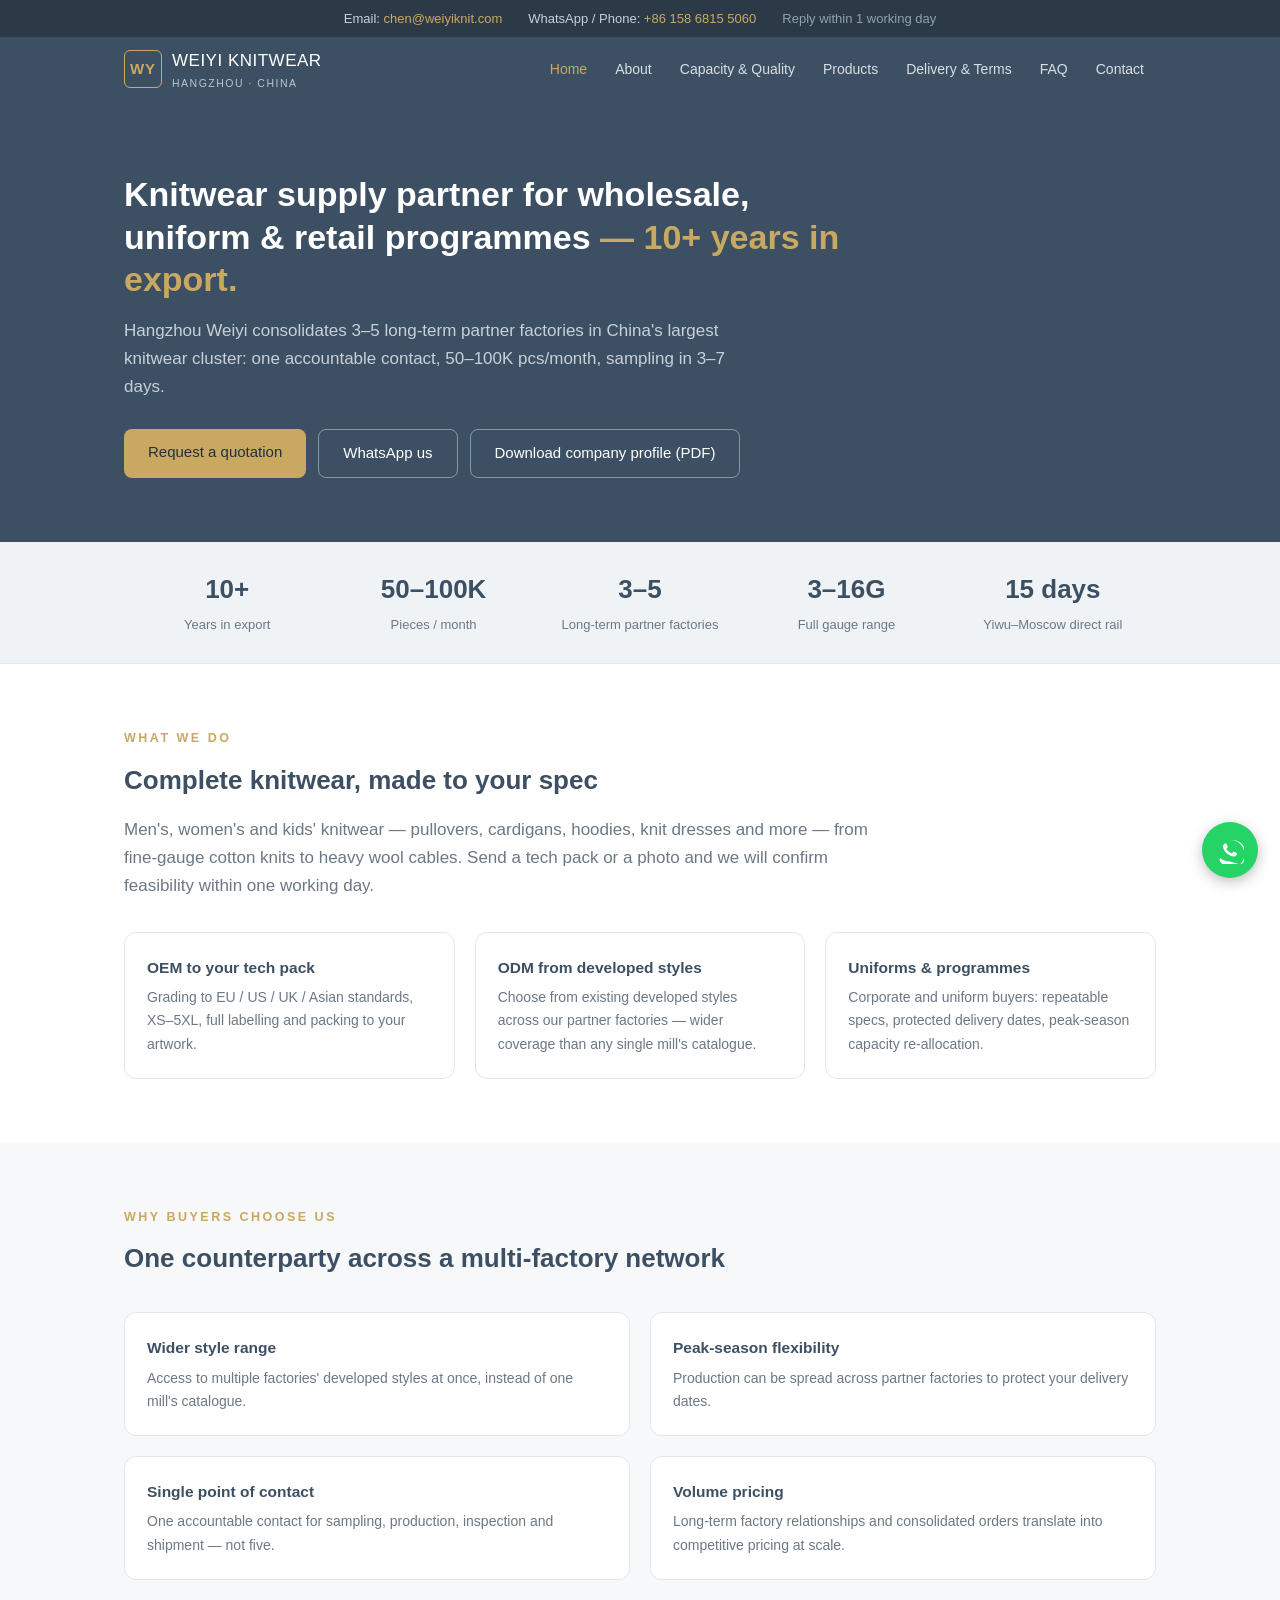
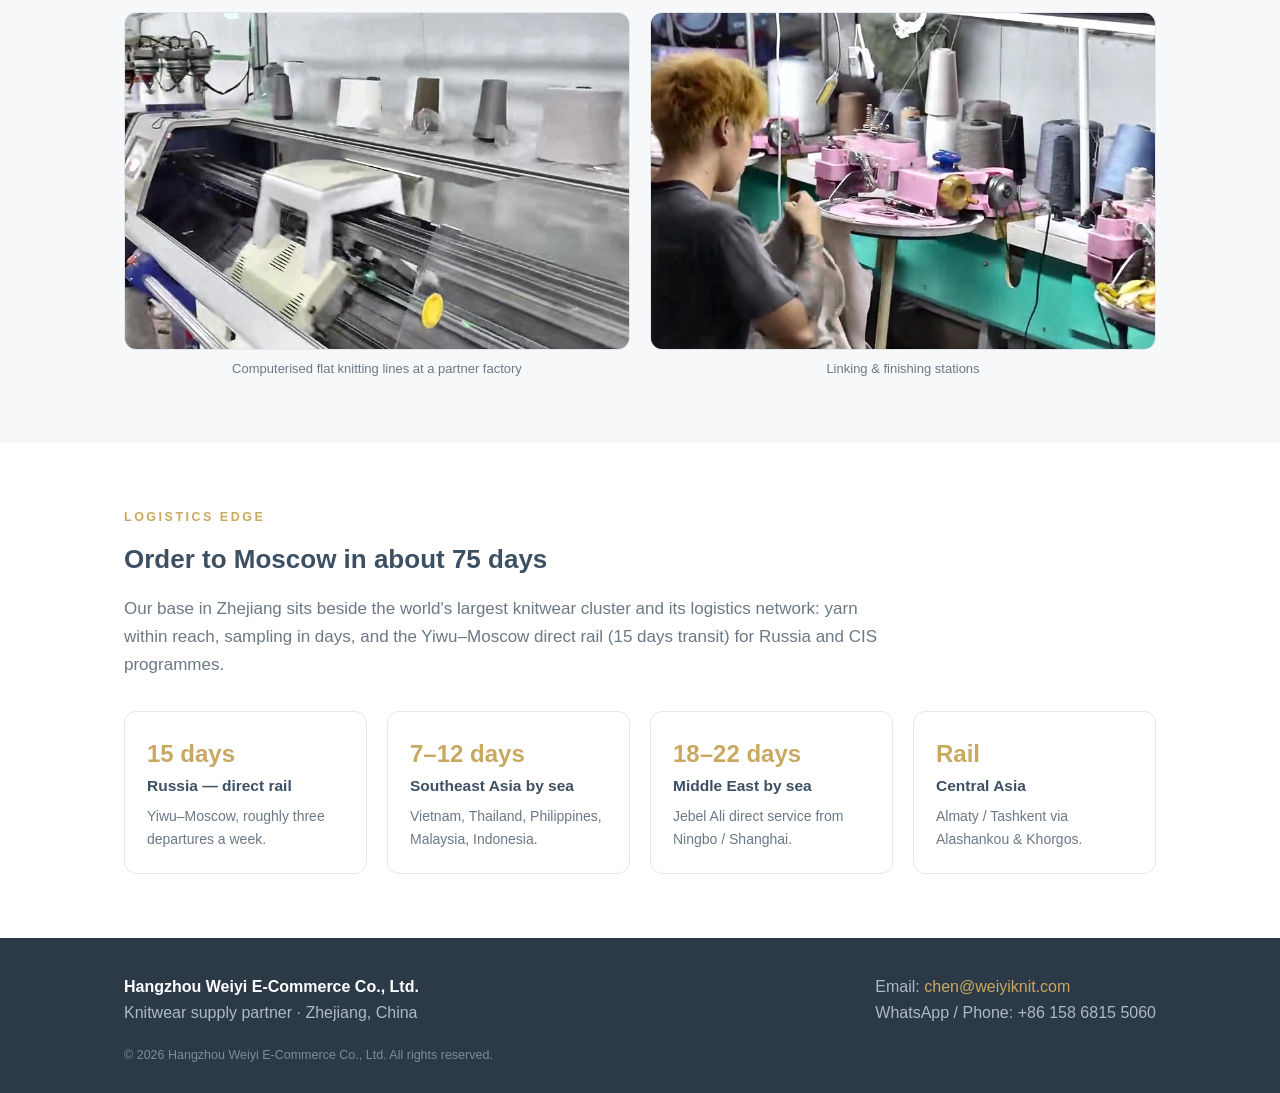
<file: index.html>
<!DOCTYPE html>
<html lang="en">
<head>
<meta charset="UTF-8">
<meta name="viewport" content="width=device-width, initial-scale=1.0">
<title>Weiyi Knitwear — Knitwear Supply Partner · Hangzhou, China</title>
<meta name="description" content="Hangzhou Weiyi E-Commerce Co., Ltd. — knitwear supply partner in Zhejiang, China. OEM & ODM men's, women's and kids' knitwear, gauge 3G–16G, 50,000–100,000 pcs/month across partner factories. Sampling in 3–7 days.">
<link rel="stylesheet" href="assets/style.css">
<link rel="alternate" type="text/plain" href="https://weiyiknit.com/llms.txt">
<script type="application/ld+json">
{
 "@context": "https://schema.org",
 "@type": "Organization",
 "name": "Hangzhou Weiyi E-Commerce Co., Ltd.",
 "alternateName": "Weiyi Knitwear",
 "url": "https://weiyiknit.com",
 "email": "chen@weiyiknit.com",
 "telephone": "+86 158 6815 5060",
 "foundingLocation": "Hangzhou, Zhejiang, China",
 "address": {
  "@type": "PostalAddress",
  "streetAddress": "2F, No. 1174 Binhe Road, Changhe Street, Binjiang District",
  "addressLocality": "Hangzhou",
  "addressRegion": "Zhejiang",
  "addressCountry": "CN"
 },
 "contactPoint": {
  "@type": "ContactPoint",
  "contactType": "sales",
  "email": "chen@weiyiknit.com",
  "telephone": "+86 158 6815 5060",
  "availableLanguage": [
   "English",
   "Russian",
   "Chinese"
  ]
 },
 "description": "Knitwear supply partner consolidating 3-5 long-term partner factories in China's largest knitwear cluster. OEM/ODM men's, women's and kids' knitwear, gauge 3G-16G, 50,000-100,000 pcs/month. MOQ 500 pcs per style. Sampling in 3-7 days.",
 "knowsLanguage": [
  "en",
  "ru",
  "zh"
 ]
}
</script>
</head>
<body>
<div class="topbar"><div class="container topbar-row"><span>Email: <a href="mailto:chen@weiyiknit.com">chen@weiyiknit.com</a></span><span>WhatsApp / Phone: <a href="https://wa.me/8615868155060" target="_blank" rel="noopener">+86 158 6815 5060</a></span><span class="topbar-note">Reply within 1 working day</span></div></div>

<header>
  <div class="container nav">
    <a class="brand" href="index.html">
      <span class="mark">WY</span>
      <span class="name">WEIYI KNITWEAR<small>HANGZHOU · CHINA</small></span>
    </a>
    <nav>
      <ul>
        <li><a class="active" href="index.html">Home</a></li>
        <li><a href="about.html">About</a></li>
        <li><a href="capacity.html">Capacity &amp; Quality</a></li>
        <li><a href="products.html">Products</a></li>
        <li><a href="delivery.html">Delivery &amp; Terms</a></li>
        <li><a href="faq.html">FAQ</a></li><li><a href="contact.html">Contact</a></li>
      </ul>
    </nav>
  </div>
</header>

<div class="hero">
  <div class="container">
    <h1>Knitwear supply partner for wholesale, uniform &amp; retail programmes <span>— 10+ years in export.</span></h1>
    <p class="sub">Hangzhou Weiyi consolidates 3–5 long-term partner factories in China's largest knitwear cluster: one accountable contact, 50–100K pcs/month, sampling in 3–7 days.</p>
    <div class="cta">
      <a class="btn btn-gold" href="contact.html">Request a quotation</a>
      <a class="btn btn-ghost" href="https://wa.me/8615868155060?text=Hello%20Weiyi%2C%20I%27d%20like%20to%20discuss%20a%20knitwear%20programme" target="_blank" rel="noopener">WhatsApp us</a>
      <a class="btn btn-ghost" href="assets/Weiyi_Knitwear_Company_Profile_2026.pdf">Download company profile (PDF)</a>
    </div>
  </div>
</div>

<div class="stats">
  <div class="container row">
    <div class="stat"><b>10+</b><span>Years in export</span></div>
    <div class="stat"><b>50–100K</b><span>Pieces / month</span></div>
    <div class="stat"><b>3–5</b><span>Long-term partner factories</span></div>
    <div class="stat"><b>3–16G</b><span>Full gauge range</span></div>
    <div class="stat"><b>15 days</b><span>Yiwu–Moscow direct rail</span></div>
  </div>
</div>

<section>
  <div class="container">
    <div class="kicker">What we do</div>
    <h2>Complete knitwear, made to your spec</h2>
    <p class="lead">Men's, women's and kids' knitwear — pullovers, cardigans, hoodies, knit dresses and more — from fine-gauge cotton knits to heavy wool cables. Send a tech pack or a photo and we will confirm feasibility within one working day.</p>
    <div class="grid g3">
      <div class="card"><h4>OEM to your tech pack</h4><p>Grading to EU / US / UK / Asian standards, XS–5XL, full labelling and packing to your artwork.</p></div>
      <div class="card"><h4>ODM from developed styles</h4><p>Choose from existing developed styles across our partner factories — wider coverage than any single mill's catalogue.</p></div>
      <div class="card"><h4>Uniforms &amp; programmes</h4><p>Corporate and uniform buyers: repeatable specs, protected delivery dates, peak-season capacity re-allocation.</p></div>
    </div>
  </div>
</section>

<section class="alt">
  <div class="container">
    <div class="kicker">Why buyers choose us</div>
    <h2>One counterparty across a multi-factory network</h2>
    <div class="grid g2">
      <div class="card"><h4>Wider style range</h4><p>Access to multiple factories' developed styles at once, instead of one mill's catalogue.</p></div>
      <div class="card"><h4>Peak-season flexibility</h4><p>Production can be spread across partner factories to protect your delivery dates.</p></div>
      <div class="card"><h4>Single point of contact</h4><p>One accountable contact for sampling, production, inspection and shipment — not five.</p></div>
      <div class="card"><h4>Volume pricing</h4><p>Long-term factory relationships and consolidated orders translate into competitive pricing at scale.</p></div>
    </div>
    <div class="photos">
      <div>
        <img class="photo" src="assets/Weiyi_Factory_1.jpg" alt="Knitting floor at a Weiyi partner factory">
        <p class="caption">Computerised flat knitting lines at a partner factory</p>
      </div>
      <div>
        <img class="photo" src="assets/Weiyi_Factory_2.jpg" alt="Linking and finishing at a Weiyi partner factory">
        <p class="caption">Linking &amp; finishing stations</p>
      </div>
    </div>
  </div>
</section>

<section>
  <div class="container">
    <div class="kicker">Logistics edge</div>
    <h2>Order to Moscow in about 75 days</h2>
    <p class="lead">Our base in Zhejiang sits beside the world's largest knitwear cluster and its logistics network: yarn within reach, sampling in days, and the Yiwu–Moscow direct rail (15 days transit) for Russia and CIS programmes.</p>
    <div class="grid g4">
      <div class="card"><div class="num">15 days</div><h4>Russia — direct rail</h4><p>Yiwu–Moscow, roughly three departures a week.</p></div>
      <div class="card"><div class="num">7–12 days</div><h4>Southeast Asia by sea</h4><p>Vietnam, Thailand, Philippines, Malaysia, Indonesia.</p></div>
      <div class="card"><div class="num">18–22 days</div><h4>Middle East by sea</h4><p>Jebel Ali direct service from Ningbo / Shanghai.</p></div>
      <div class="card"><div class="num">Rail</div><h4>Central Asia</h4><p>Almaty / Tashkent via Alashankou &amp; Khorgos.</p></div>
    </div>
  </div>
</section>

<footer>
  <div class="container">
    <div class="cols">
      <div>
        <b style="color:#fff;">Hangzhou Weiyi E-Commerce Co., Ltd.</b><br>
        Knitwear supply partner · Zhejiang, China
      </div>
      <div>
        Email: <a href="mailto:chen@weiyiknit.com">chen@weiyiknit.com</a><br>
        WhatsApp / Phone: +86 158 6815 5060
      </div>
    </div>
    <p class="fine">© 2026 Hangzhou Weiyi E-Commerce Co., Ltd. All rights reserved.</p>
  </div>
</footer>

<a class="wa-float" href="https://wa.me/8615868155060?text=Hello%20Weiyi%2C%20I%27d%20like%20to%20discuss%20a%20knitwear%20programme" target="_blank" rel="noopener" aria-label="Chat on WhatsApp"><svg viewBox="0 0 24 24" width="28" height="28" fill="#FFFFFF" aria-hidden="true"><path d="M17.472 14.382c-.297-.149-1.758-.867-2.03-.967-.273-.099-.471-.148-.67.15-.197.297-.767.966-.94 1.164-.173.199-.347.223-.644.075-.297-.15-1.255-.463-2.39-1.475-.883-.788-1.48-1.761-1.653-2.059-.173-.297-.018-.458.13-.606.134-.133.298-.347.446-.52.149-.174.198-.298.298-.497.099-.198.05-.371-.025-.52-.075-.149-.669-1.612-.916-2.207-.242-.579-.487-.5-.669-.51-.173-.008-.371-.01-.57-.01-.198 0-.52.074-.792.372-.272.297-1.04 1.016-1.04 2.479 0 1.462 1.065 2.875 1.213 3.074.149.198 2.096 3.2 5.077 4.487.709.306 1.262.489 1.694.625.712.227 1.36.195 1.871.118.571-.085 1.758-.719 2.006-1.413.248-.694.248-1.289.173-1.413-.074-.124-.272-.198-.57-.347m-5.421 7.403h-.004a11.985 11.985 0 01-8.566-3.215L3 20.738A12 12 0 1012.05 3.5l-.006.001a11.985 11.985 0 018.567 3.215c3.26 3.26 4.43 7.774 3.377 12.006a11.955 11.955 0 01-3.242 5.663l.002-.001z"/></svg></a>
</body>
</html>
</file>
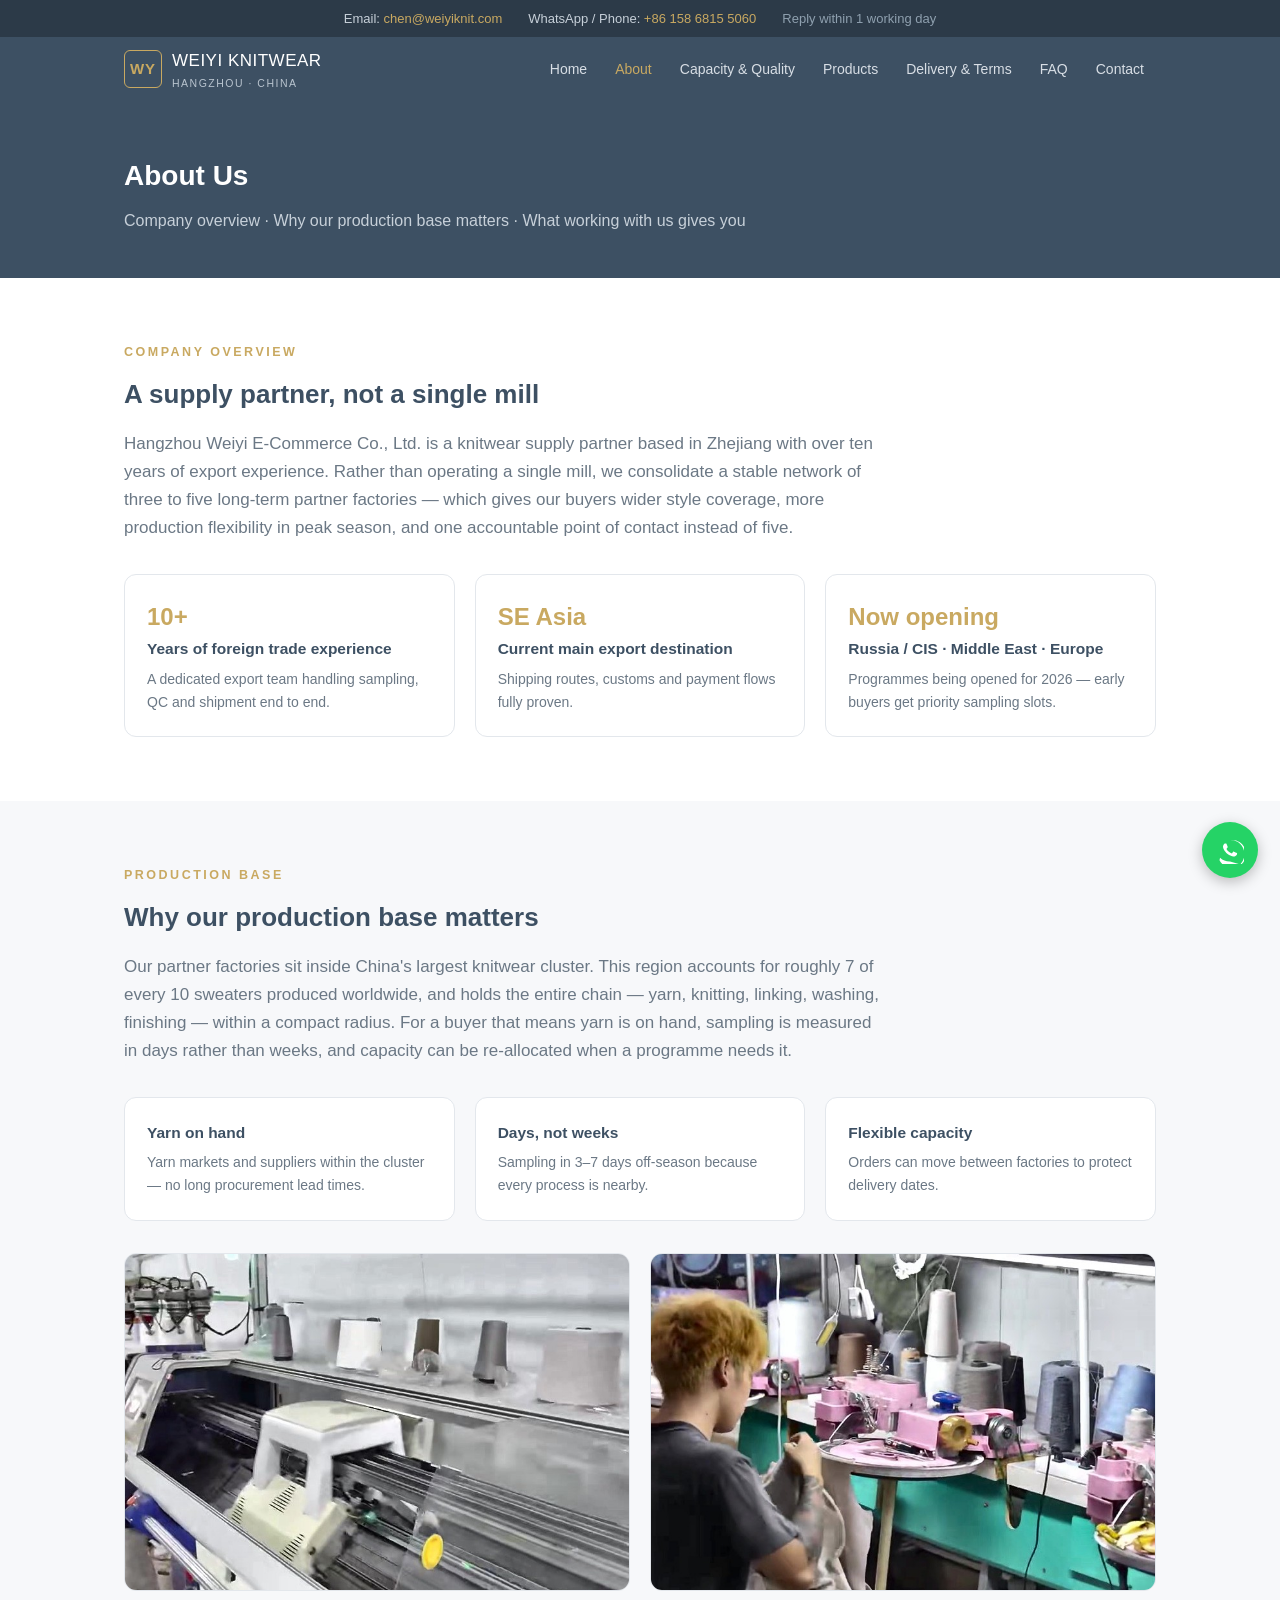
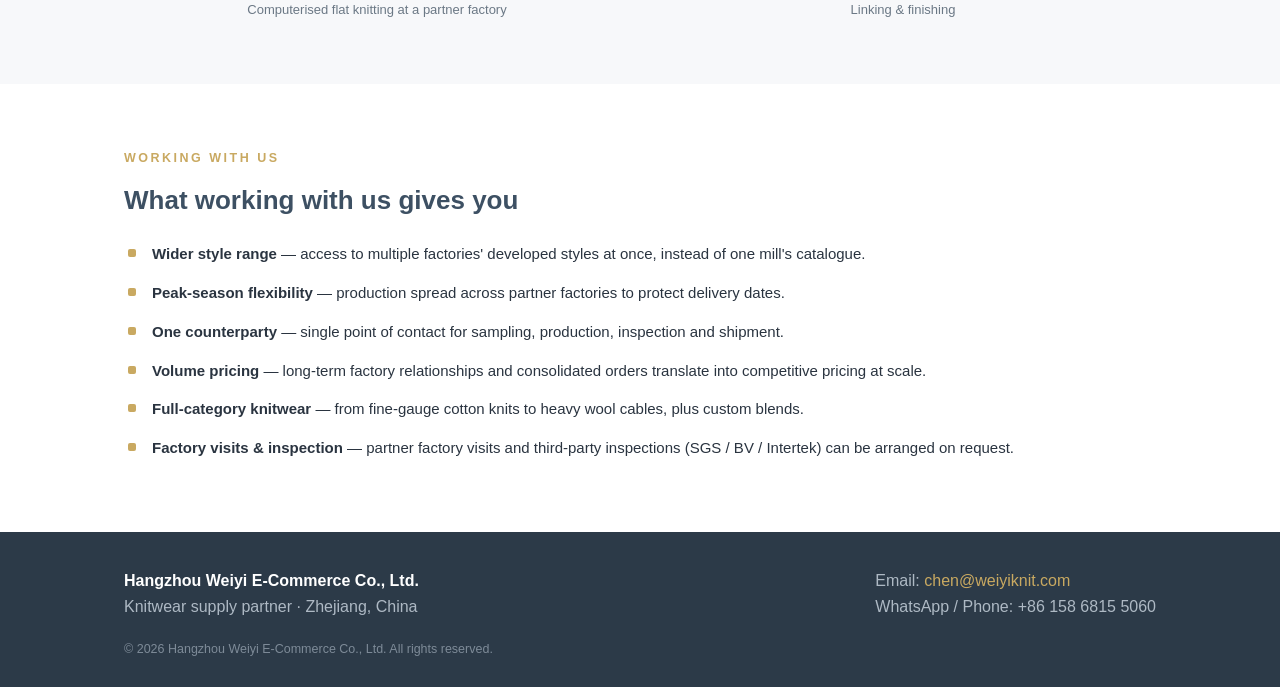
<file: about.html>
<!DOCTYPE html>
<html lang="en">
<head>
<meta charset="UTF-8">
<meta name="viewport" content="width=device-width, initial-scale=1.0">
<title>About Us — Weiyi Knitwear</title>
<meta name="description" content="Hangzhou Weiyi E-Commerce Co., Ltd. is a knitwear supply partner based in Zhejiang, China, with over ten years of export experience and a stable network of 3–5 long-term partner factories.">
<link rel="stylesheet" href="assets/style.css">
<script type="application/ld+json">
{
 "@context": "https://schema.org",
 "@type": "Organization",
 "name": "Hangzhou Weiyi E-Commerce Co., Ltd.",
 "alternateName": "Weiyi Knitwear",
 "url": "https://weiyiknit.com",
 "email": "chen@weiyiknit.com",
 "telephone": "+86 158 6815 5060",
 "foundingLocation": "Hangzhou, Zhejiang, China",
 "address": {
  "@type": "PostalAddress",
  "streetAddress": "2F, No. 1174 Binhe Road, Changhe Street, Binjiang District",
  "addressLocality": "Hangzhou",
  "addressRegion": "Zhejiang",
  "addressCountry": "CN"
 },
 "contactPoint": {
  "@type": "ContactPoint",
  "contactType": "sales",
  "email": "chen@weiyiknit.com",
  "telephone": "+86 158 6815 5060",
  "availableLanguage": [
   "English",
   "Russian",
   "Chinese"
  ]
 },
 "description": "Knitwear supply partner consolidating 3-5 long-term partner factories in China's largest knitwear cluster. OEM/ODM men's, women's and kids' knitwear, gauge 3G-16G, 50,000-100,000 pcs/month. MOQ 500 pcs per style. Sampling in 3-7 days.",
 "knowsLanguage": [
  "en",
  "ru",
  "zh"
 ]
}
</script>
</head>
<body>
<div class="topbar"><div class="container topbar-row"><span>Email: <a href="mailto:chen@weiyiknit.com">chen@weiyiknit.com</a></span><span>WhatsApp / Phone: <a href="https://wa.me/8615868155060" target="_blank" rel="noopener">+86 158 6815 5060</a></span><span class="topbar-note">Reply within 1 working day</span></div></div>

<header>
  <div class="container nav">
    <a class="brand" href="index.html">
      <span class="mark">WY</span>
      <span class="name">WEIYI KNITWEAR<small>HANGZHOU · CHINA</small></span>
    </a>
    <nav>
      <ul>
        <li><a href="index.html">Home</a></li>
        <li><a class="active" href="about.html">About</a></li>
        <li><a href="capacity.html">Capacity &amp; Quality</a></li>
        <li><a href="products.html">Products</a></li>
        <li><a href="delivery.html">Delivery &amp; Terms</a></li>
        <li><a href="faq.html">FAQ</a></li><li><a href="contact.html">Contact</a></li>
      </ul>
    </nav>
  </div>
</header>

<div class="banner">
  <div class="container">
    <h1>About Us</h1>
    <p>Company overview · Why our production base matters · What working with us gives you</p>
  </div>
</div>

<section>
  <div class="container">
    <div class="kicker">Company overview</div>
    <h2>A supply partner, not a single mill</h2>
    <p class="lead">Hangzhou Weiyi E-Commerce Co., Ltd. is a knitwear supply partner based in Zhejiang with over ten years of export experience. Rather than operating a single mill, we consolidate a stable network of three to five long-term partner factories — which gives our buyers wider style coverage, more production flexibility in peak season, and one accountable point of contact instead of five.</p>
    <div class="grid g3">
      <div class="card"><div class="num">10+</div><h4>Years of foreign trade experience</h4><p>A dedicated export team handling sampling, QC and shipment end to end.</p></div>
      <div class="card"><div class="num">SE Asia</div><h4>Current main export destination</h4><p>Shipping routes, customs and payment flows fully proven.</p></div>
      <div class="card"><div class="num">Now opening</div><h4>Russia / CIS · Middle East · Europe</h4><p>Programmes being opened for 2026 — early buyers get priority sampling slots.</p></div>
    </div>
  </div>
</section>

<section class="alt">
  <div class="container">
    <div class="kicker">Production base</div>
    <h2>Why our production base matters</h2>
    <p class="lead">Our partner factories sit inside China's largest knitwear cluster. This region accounts for roughly 7 of every 10 sweaters produced worldwide, and holds the entire chain — yarn, knitting, linking, washing, finishing — within a compact radius. For a buyer that means yarn is on hand, sampling is measured in days rather than weeks, and capacity can be re-allocated when a programme needs it.</p>
    <div class="grid g3">
      <div class="card"><h4>Yarn on hand</h4><p>Yarn markets and suppliers within the cluster — no long procurement lead times.</p></div>
      <div class="card"><h4>Days, not weeks</h4><p>Sampling in 3–7 days off-season because every process is nearby.</p></div>
      <div class="card"><h4>Flexible capacity</h4><p>Orders can move between factories to protect delivery dates.</p></div>
    </div>
    <div class="photos">
      <div>
        <img class="photo" src="assets/Weiyi_Factory_1.jpg" alt="Knitting floor at a Weiyi partner factory">
        <p class="caption">Computerised flat knitting at a partner factory</p>
      </div>
      <div>
        <img class="photo" src="assets/Weiyi_Factory_2.jpg" alt="Finishing area at a Weiyi partner factory">
        <p class="caption">Linking &amp; finishing</p>
      </div>
    </div>
  </div>
</section>

<section>
  <div class="container">
    <div class="kicker">Working with us</div>
    <h2>What working with us gives you</h2>
    <ul class="tick">
      <li><b>Wider style range</b> — access to multiple factories' developed styles at once, instead of one mill's catalogue.</li>
      <li><b>Peak-season flexibility</b> — production spread across partner factories to protect delivery dates.</li>
      <li><b>One counterparty</b> — single point of contact for sampling, production, inspection and shipment.</li>
      <li><b>Volume pricing</b> — long-term factory relationships and consolidated orders translate into competitive pricing at scale.</li>
      <li><b>Full-category knitwear</b> — from fine-gauge cotton knits to heavy wool cables, plus custom blends.</li>
      <li><b>Factory visits &amp; inspection</b> — partner factory visits and third-party inspections (SGS / BV / Intertek) can be arranged on request.</li>
    </ul>
  </div>
</section>

<footer>
  <div class="container">
    <div class="cols">
      <div>
        <b style="color:#fff;">Hangzhou Weiyi E-Commerce Co., Ltd.</b><br>
        Knitwear supply partner · Zhejiang, China
      </div>
      <div>
        Email: <a href="mailto:chen@weiyiknit.com">chen@weiyiknit.com</a><br>
        WhatsApp / Phone: +86 158 6815 5060
      </div>
    </div>
    <p class="fine">© 2026 Hangzhou Weiyi E-Commerce Co., Ltd. All rights reserved.</p>
  </div>
</footer>

<a class="wa-float" href="https://wa.me/8615868155060?text=Hello%20Weiyi%2C%20I%27d%20like%20to%20discuss%20a%20knitwear%20programme" target="_blank" rel="noopener" aria-label="Chat on WhatsApp"><svg viewBox="0 0 24 24" width="28" height="28" fill="#FFFFFF" aria-hidden="true"><path d="M17.472 14.382c-.297-.149-1.758-.867-2.03-.967-.273-.099-.471-.148-.67.15-.197.297-.767.966-.94 1.164-.173.199-.347.223-.644.075-.297-.15-1.255-.463-2.39-1.475-.883-.788-1.48-1.761-1.653-2.059-.173-.297-.018-.458.13-.606.134-.133.298-.347.446-.52.149-.174.198-.298.298-.497.099-.198.05-.371-.025-.52-.075-.149-.669-1.612-.916-2.207-.242-.579-.487-.5-.669-.51-.173-.008-.371-.01-.57-.01-.198 0-.52.074-.792.372-.272.297-1.04 1.016-1.04 2.479 0 1.462 1.065 2.875 1.213 3.074.149.198 2.096 3.2 5.077 4.487.709.306 1.262.489 1.694.625.712.227 1.36.195 1.871.118.571-.085 1.758-.719 2.006-1.413.248-.694.248-1.289.173-1.413-.074-.124-.272-.198-.57-.347m-5.421 7.403h-.004a11.985 11.985 0 01-8.566-3.215L3 20.738A12 12 0 1012.05 3.5l-.006.001a11.985 11.985 0 018.567 3.215c3.26 3.26 4.43 7.774 3.377 12.006a11.955 11.955 0 01-3.242 5.663l.002-.001z"/></svg></a>
</body>
</html>
</file>
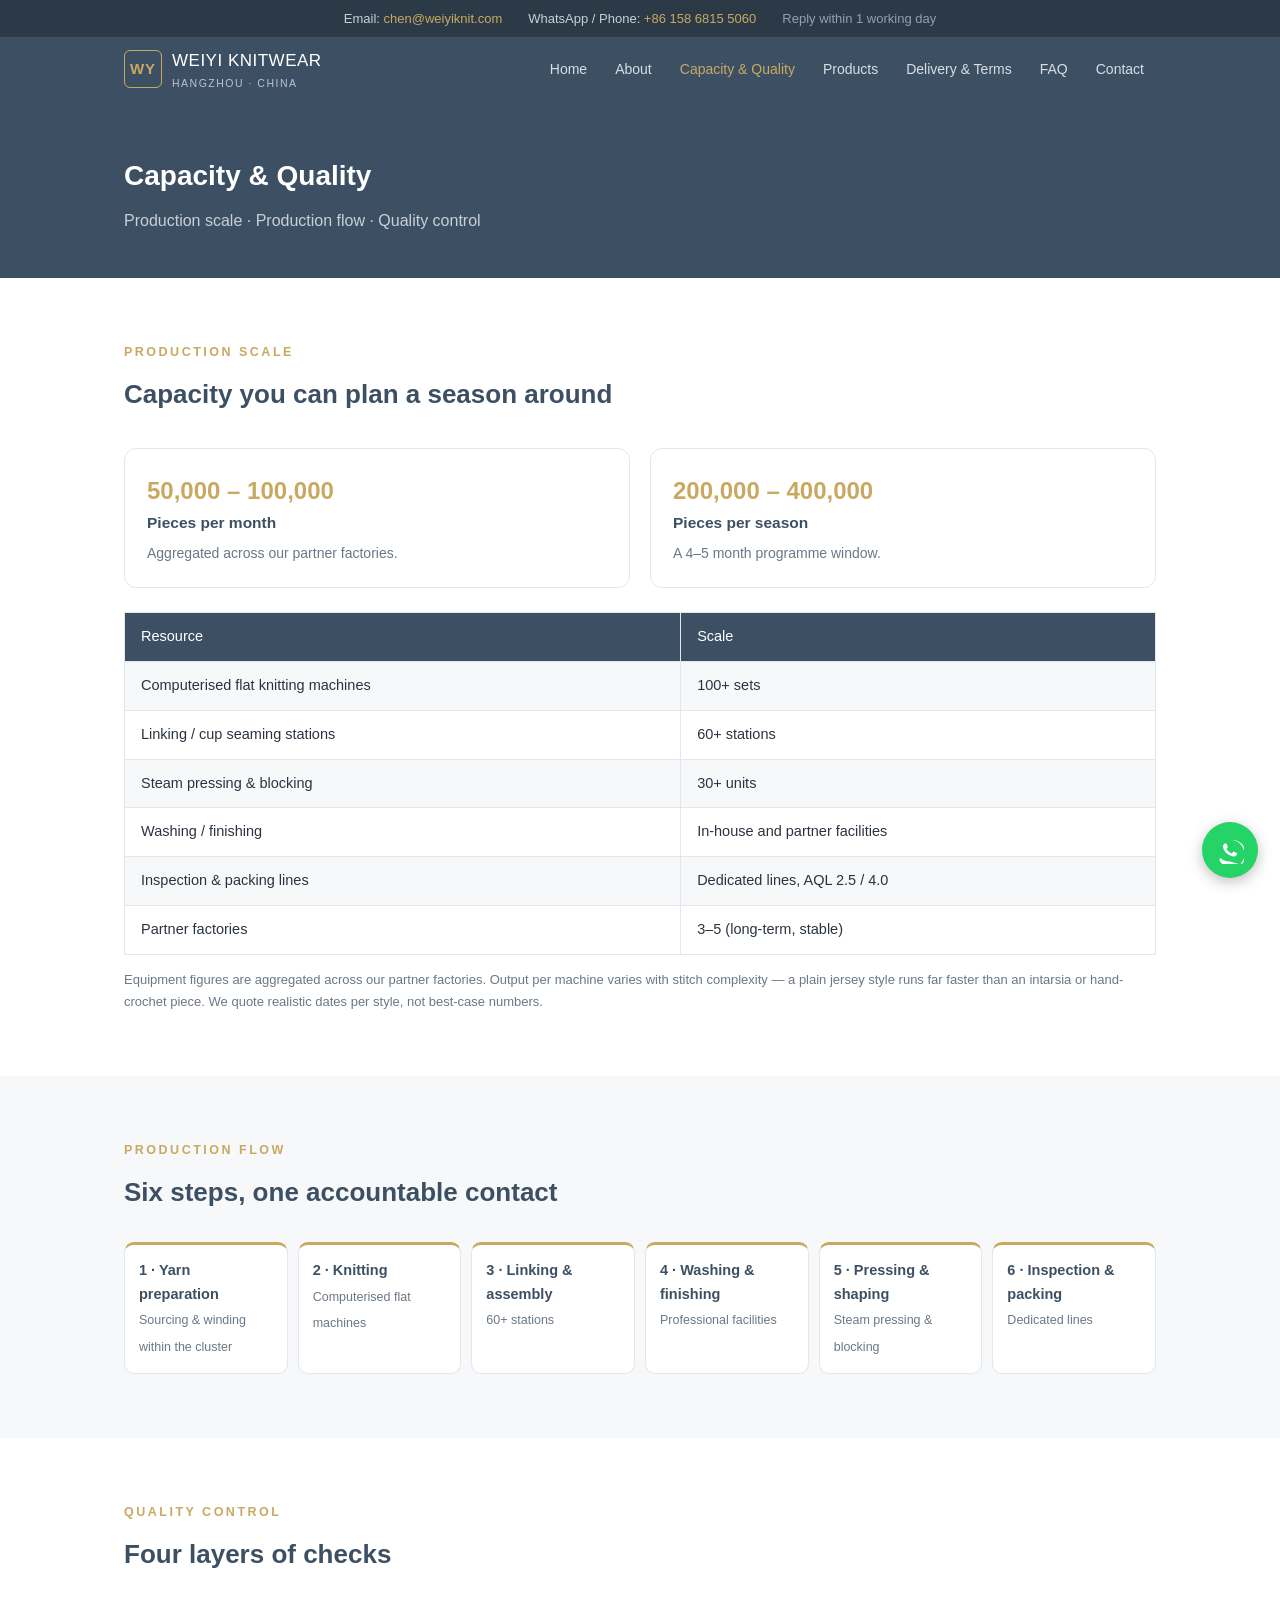
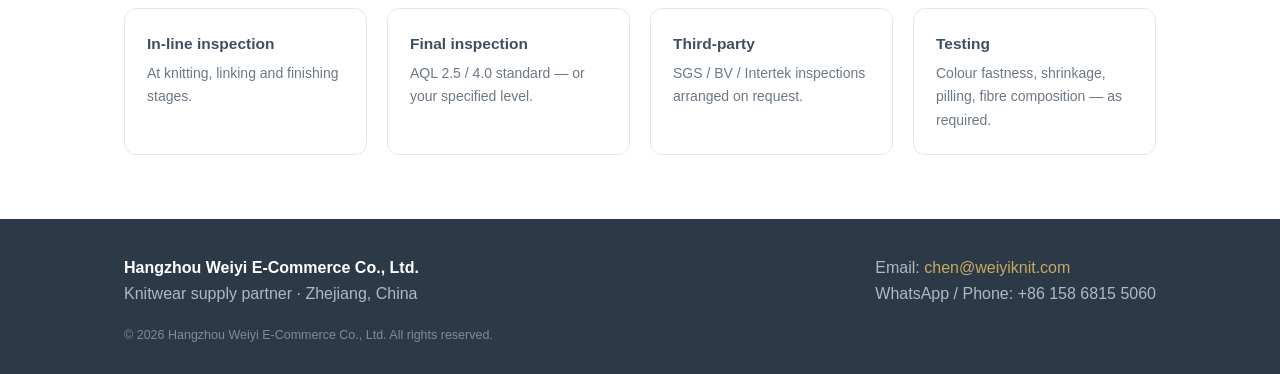
<file: capacity.html>
<!DOCTYPE html>
<html lang="en">
<head>
<meta charset="UTF-8">
<meta name="viewport" content="width=device-width, initial-scale=1.0">
<title>Capacity &amp; Quality — Weiyi Knitwear</title>
<meta name="description" content="Production scale: 50,000–100,000 pcs/month across partner factories. Computerised flat knitting machines 100+, linking stations 60+, AQL 2.5/4.0 inspection, third-party SGS/BV/Intertek inspections arranged on request.">
<link rel="stylesheet" href="assets/style.css">
<script type="application/ld+json">
{
 "@context": "https://schema.org",
 "@type": "Organization",
 "name": "Hangzhou Weiyi E-Commerce Co., Ltd.",
 "alternateName": "Weiyi Knitwear",
 "url": "https://weiyiknit.com",
 "email": "chen@weiyiknit.com",
 "telephone": "+86 158 6815 5060",
 "foundingLocation": "Hangzhou, Zhejiang, China",
 "address": {
  "@type": "PostalAddress",
  "streetAddress": "2F, No. 1174 Binhe Road, Changhe Street, Binjiang District",
  "addressLocality": "Hangzhou",
  "addressRegion": "Zhejiang",
  "addressCountry": "CN"
 },
 "contactPoint": {
  "@type": "ContactPoint",
  "contactType": "sales",
  "email": "chen@weiyiknit.com",
  "telephone": "+86 158 6815 5060",
  "availableLanguage": [
   "English",
   "Russian",
   "Chinese"
  ]
 },
 "description": "Knitwear supply partner consolidating 3-5 long-term partner factories in China's largest knitwear cluster. OEM/ODM men's, women's and kids' knitwear, gauge 3G-16G, 50,000-100,000 pcs/month. MOQ 500 pcs per style. Sampling in 3-7 days.",
 "knowsLanguage": [
  "en",
  "ru",
  "zh"
 ]
}
</script>
</head>
<body>
<div class="topbar"><div class="container topbar-row"><span>Email: <a href="mailto:chen@weiyiknit.com">chen@weiyiknit.com</a></span><span>WhatsApp / Phone: <a href="https://wa.me/8615868155060" target="_blank" rel="noopener">+86 158 6815 5060</a></span><span class="topbar-note">Reply within 1 working day</span></div></div>

<header>
  <div class="container nav">
    <a class="brand" href="index.html">
      <span class="mark">WY</span>
      <span class="name">WEIYI KNITWEAR<small>HANGZHOU · CHINA</small></span>
    </a>
    <nav>
      <ul>
        <li><a href="index.html">Home</a></li>
        <li><a href="about.html">About</a></li>
        <li><a class="active" href="capacity.html">Capacity &amp; Quality</a></li>
        <li><a href="products.html">Products</a></li>
        <li><a href="delivery.html">Delivery &amp; Terms</a></li>
        <li><a href="faq.html">FAQ</a></li><li><a href="contact.html">Contact</a></li>
      </ul>
    </nav>
  </div>
</header>

<div class="banner">
  <div class="container">
    <h1>Capacity &amp; Quality</h1>
    <p>Production scale · Production flow · Quality control</p>
  </div>
</div>

<section>
  <div class="container">
    <div class="kicker">Production scale</div>
    <h2>Capacity you can plan a season around</h2>
    <div class="grid g2">
      <div class="card"><div class="num">50,000 – 100,000</div><h4>Pieces per month</h4><p>Aggregated across our partner factories.</p></div>
      <div class="card"><div class="num">200,000 – 400,000</div><h4>Pieces per season</h4><p>A 4–5 month programme window.</p></div>
    </div>
    <table>
      <tr><th>Resource</th><th>Scale</th></tr>
      <tr><td>Computerised flat knitting machines</td><td>100+ sets</td></tr>
      <tr><td>Linking / cup seaming stations</td><td>60+ stations</td></tr>
      <tr><td>Steam pressing &amp; blocking</td><td>30+ units</td></tr>
      <tr><td>Washing / finishing</td><td>In-house and partner facilities</td></tr>
      <tr><td>Inspection &amp; packing lines</td><td>Dedicated lines, AQL 2.5 / 4.0</td></tr>
      <tr><td>Partner factories</td><td>3–5 (long-term, stable)</td></tr>
    </table>
    <p class="note">Equipment figures are aggregated across our partner factories. Output per machine varies with stitch complexity — a plain jersey style runs far faster than an intarsia or hand-crochet piece. We quote realistic dates per style, not best-case numbers.</p>
  </div>
</section>

<section class="alt">
  <div class="container">
    <div class="kicker">Production flow</div>
    <h2>Six steps, one accountable contact</h2>
    <div class="flow">
      <div class="step"><b>1 · Yarn preparation</b><span>Sourcing &amp; winding within the cluster</span></div>
      <div class="step"><b>2 · Knitting</b><span>Computerised flat machines</span></div>
      <div class="step"><b>3 · Linking &amp; assembly</b><span>60+ stations</span></div>
      <div class="step"><b>4 · Washing &amp; finishing</b><span>Professional facilities</span></div>
      <div class="step"><b>5 · Pressing &amp; shaping</b><span>Steam pressing &amp; blocking</span></div>
      <div class="step"><b>6 · Inspection &amp; packing</b><span>Dedicated lines</span></div>
    </div>
  </div>
</section>

<section>
  <div class="container">
    <div class="kicker">Quality control</div>
    <h2>Four layers of checks</h2>
    <div class="grid g4">
      <div class="card"><h4>In-line inspection</h4><p>At knitting, linking and finishing stages.</p></div>
      <div class="card"><h4>Final inspection</h4><p>AQL 2.5 / 4.0 standard — or your specified level.</p></div>
      <div class="card"><h4>Third-party</h4><p>SGS / BV / Intertek inspections arranged on request.</p></div>
      <div class="card"><h4>Testing</h4><p>Colour fastness, shrinkage, pilling, fibre composition — as required.</p></div>
    </div>
  </div>
</section>

<footer>
  <div class="container">
    <div class="cols">
      <div>
        <b style="color:#fff;">Hangzhou Weiyi E-Commerce Co., Ltd.</b><br>
        Knitwear supply partner · Zhejiang, China
      </div>
      <div>
        Email: <a href="mailto:chen@weiyiknit.com">chen@weiyiknit.com</a><br>
        WhatsApp / Phone: +86 158 6815 5060
      </div>
    </div>
    <p class="fine">© 2026 Hangzhou Weiyi E-Commerce Co., Ltd. All rights reserved.</p>
  </div>
</footer>

<a class="wa-float" href="https://wa.me/8615868155060?text=Hello%20Weiyi%2C%20I%27d%20like%20to%20discuss%20a%20knitwear%20programme" target="_blank" rel="noopener" aria-label="Chat on WhatsApp"><svg viewBox="0 0 24 24" width="28" height="28" fill="#FFFFFF" aria-hidden="true"><path d="M17.472 14.382c-.297-.149-1.758-.867-2.03-.967-.273-.099-.471-.148-.67.15-.197.297-.767.966-.94 1.164-.173.199-.347.223-.644.075-.297-.15-1.255-.463-2.39-1.475-.883-.788-1.48-1.761-1.653-2.059-.173-.297-.018-.458.13-.606.134-.133.298-.347.446-.52.149-.174.198-.298.298-.497.099-.198.05-.371-.025-.52-.075-.149-.669-1.612-.916-2.207-.242-.579-.487-.5-.669-.51-.173-.008-.371-.01-.57-.01-.198 0-.52.074-.792.372-.272.297-1.04 1.016-1.04 2.479 0 1.462 1.065 2.875 1.213 3.074.149.198 2.096 3.2 5.077 4.487.709.306 1.262.489 1.694.625.712.227 1.36.195 1.871.118.571-.085 1.758-.719 2.006-1.413.248-.694.248-1.289.173-1.413-.074-.124-.272-.198-.57-.347m-5.421 7.403h-.004a11.985 11.985 0 01-8.566-3.215L3 20.738A12 12 0 1012.05 3.5l-.006.001a11.985 11.985 0 018.567 3.215c3.26 3.26 4.43 7.774 3.377 12.006a11.955 11.955 0 01-3.242 5.663l.002-.001z"/></svg></a>
</body>
</html>
</file>
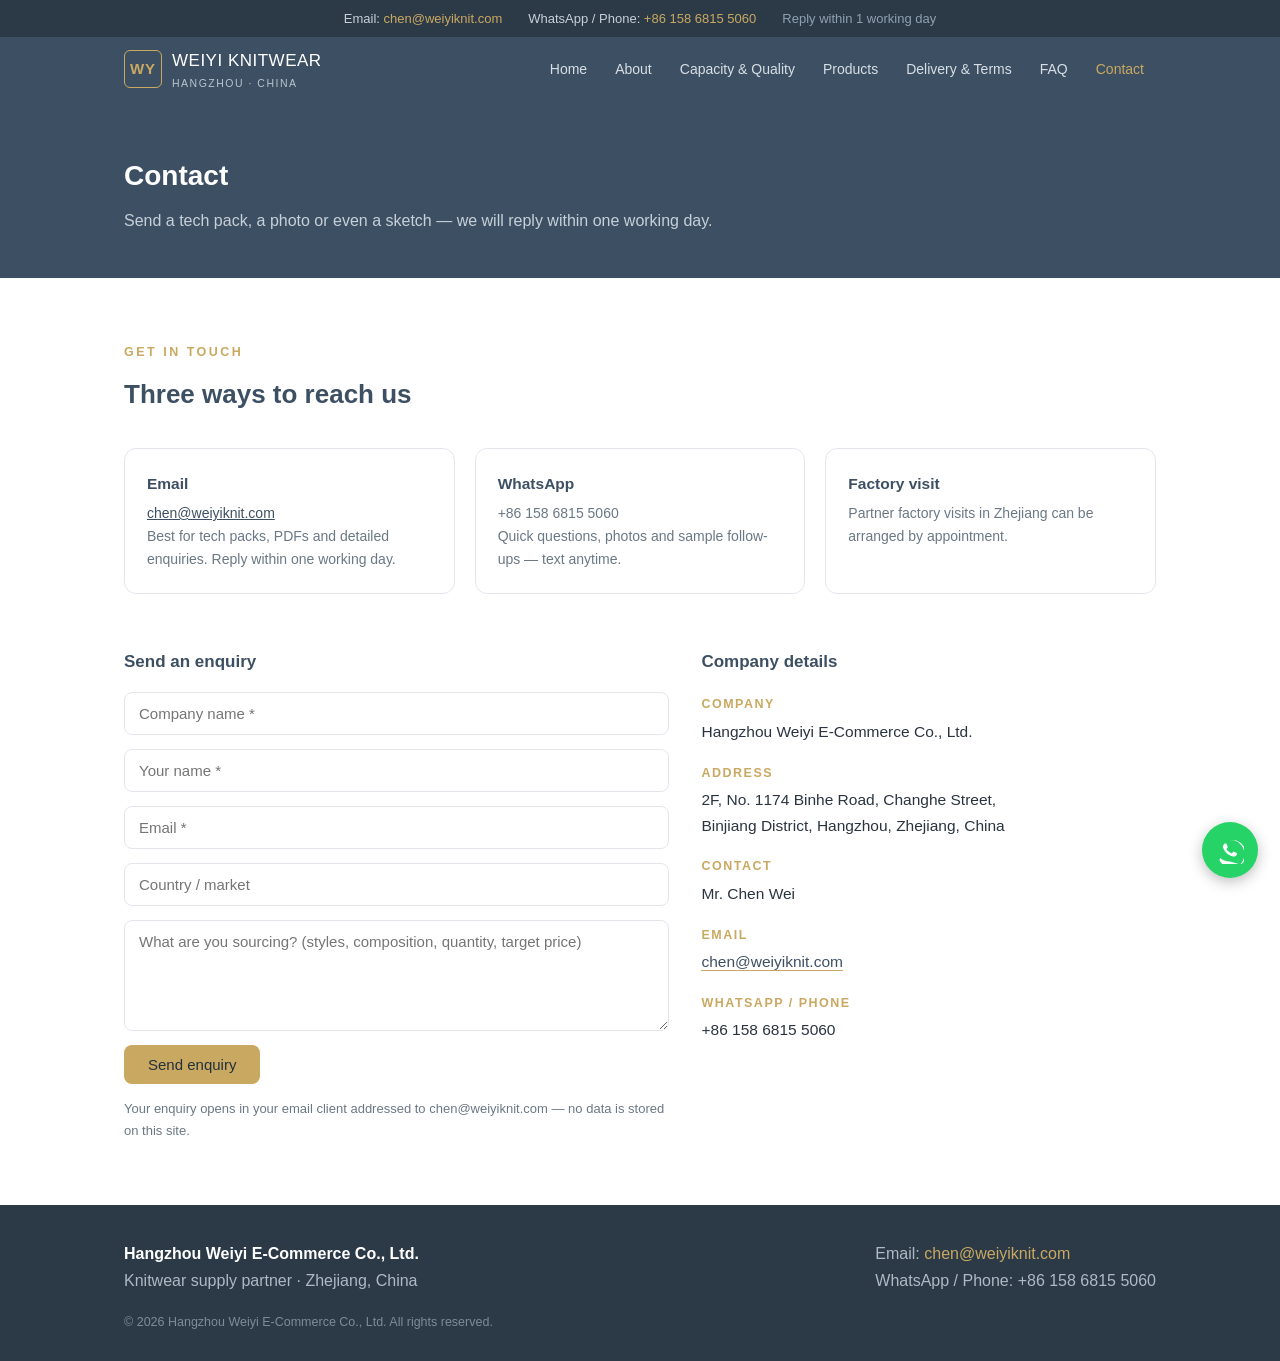
<file: contact.html>
<!DOCTYPE html>
<html lang="en">
<head>
<meta charset="UTF-8">
<meta name="viewport" content="width=device-width, initial-scale=1.0">
<title>Contact — Weiyi Knitwear</title>
<meta name="description" content="Contact Hangzhou Weiyi E-Commerce Co., Ltd. — knitwear supply partner in Hangzhou, Zhejiang, China. Email chen@weiyiknit.com, WhatsApp +86 158 6815 5060, or send an enquiry via the form.">
<link rel="stylesheet" href="assets/style.css">
<script type="application/ld+json">
{
 "@context": "https://schema.org",
 "@type": "Organization",
 "name": "Hangzhou Weiyi E-Commerce Co., Ltd.",
 "alternateName": "Weiyi Knitwear",
 "url": "https://weiyiknit.com",
 "email": "chen@weiyiknit.com",
 "telephone": "+86 158 6815 5060",
 "foundingLocation": "Hangzhou, Zhejiang, China",
 "address": {
  "@type": "PostalAddress",
  "streetAddress": "2F, No. 1174 Binhe Road, Changhe Street, Binjiang District",
  "addressLocality": "Hangzhou",
  "addressRegion": "Zhejiang",
  "addressCountry": "CN"
 },
 "contactPoint": {
  "@type": "ContactPoint",
  "contactType": "sales",
  "email": "chen@weiyiknit.com",
  "telephone": "+86 158 6815 5060",
  "availableLanguage": [
   "English",
   "Russian",
   "Chinese"
  ]
 },
 "description": "Knitwear supply partner consolidating 3-5 long-term partner factories in China's largest knitwear cluster. OEM/ODM men's, women's and kids' knitwear, gauge 3G-16G, 50,000-100,000 pcs/month. MOQ 500 pcs per style. Sampling in 3-7 days.",
 "knowsLanguage": [
  "en",
  "ru",
  "zh"
 ]
}
</script>
</head>
<body>
<div class="topbar"><div class="container topbar-row"><span>Email: <a href="mailto:chen@weiyiknit.com">chen@weiyiknit.com</a></span><span>WhatsApp / Phone: <a href="https://wa.me/8615868155060" target="_blank" rel="noopener">+86 158 6815 5060</a></span><span class="topbar-note">Reply within 1 working day</span></div></div>

<header>
  <div class="container nav">
    <a class="brand" href="index.html">
      <span class="mark">WY</span>
      <span class="name">WEIYI KNITWEAR<small>HANGZHOU · CHINA</small></span>
    </a>
    <nav>
      <ul>
        <li><a href="index.html">Home</a></li>
        <li><a href="about.html">About</a></li>
        <li><a href="capacity.html">Capacity &amp; Quality</a></li>
        <li><a href="products.html">Products</a></li>
        <li><a href="delivery.html">Delivery &amp; Terms</a></li>
        <li><a href="faq.html">FAQ</a></li><li><a class="active" href="contact.html">Contact</a></li>
      </ul>
    </nav>
  </div>
</header>

<div class="banner">
  <div class="container">
    <h1>Contact</h1>
    <p>Send a tech pack, a photo or even a sketch — we will reply within one working day.</p>
  </div>
</div>

<section>
  <div class="container">
    <div class="kicker">Get in touch</div>
    <h2>Three ways to reach us</h2>
    <div class="grid g3">
      <div class="card">
        <h4>Email</h4>
        <p><a href="mailto:chen@weiyiknit.com" style="color:var(--navy);">chen@weiyiknit.com</a></p>
        <p>Best for tech packs, PDFs and detailed enquiries. Reply within one working day.</p>
      </div>
      <div class="card">
        <h4>WhatsApp</h4>
        <p>+86 158 6815 5060</p>
        <p>Quick questions, photos and sample follow-ups — text anytime.</p>
      </div>
      <div class="card">
        <h4>Factory visit</h4>
        <p>Partner factory visits in Zhejiang can be arranged by appointment.</p>
      </div>
    </div>

    <div class="contact-grid">
      <div>
        <h3>Send an enquiry</h3>
        <form action="mailto:chen@weiyiknit.com" method="post" enctype="text/plain"
          style="display:grid; gap:14px; margin-top:16px;">
          <input type="text" name="Company" placeholder="Company name *" required
            style="padding:12px 14px; border:1px solid var(--line); border-radius:8px; font-size:15px;">
          <input type="text" name="Name" placeholder="Your name *" required
            style="padding:12px 14px; border:1px solid var(--line); border-radius:8px; font-size:15px;">
          <input type="email" name="Email" placeholder="Email *" required
            style="padding:12px 14px; border:1px solid var(--line); border-radius:8px; font-size:15px;">
          <input type="text" name="Country" placeholder="Country / market"
            style="padding:12px 14px; border:1px solid var(--line); border-radius:8px; font-size:15px;">
          <textarea name="Enquiry" rows="5" placeholder="What are you sourcing? (styles, composition, quantity, target price)"
            style="padding:12px 14px; border:1px solid var(--line); border-radius:8px; font-size:15px; font-family:inherit;"></textarea>
          <button type="submit" class="btn btn-gold" style="border:none; cursor:pointer; width:fit-content;">Send enquiry</button>
        </form>
        <p class="note">Your enquiry opens in your email client addressed to chen@weiyiknit.com — no data is stored on this site.</p>
      </div>
      <div>
        <h3>Company details</h3>
        <dl class="facts">
          <dt>Company</dt>
          <dd>Hangzhou Weiyi E-Commerce Co., Ltd.</dd>
          <dt>Address</dt>
          <dd>2F, No. 1174 Binhe Road, Changhe Street,<br>Binjiang District, Hangzhou, Zhejiang, China</dd>
          <dt>Contact</dt>
          <dd>Mr. Chen Wei</dd>
          <dt>Email</dt>
          <dd><a href="mailto:chen@weiyiknit.com">chen@weiyiknit.com</a></dd>
          <dt>WhatsApp / Phone</dt>
          <dd>+86 158 6815 5060</dd>
        </dl>
      </div>
    </div>
  </div>
</section>

<footer>
  <div class="container">
    <div class="cols">
      <div>
        <b style="color:#fff;">Hangzhou Weiyi E-Commerce Co., Ltd.</b><br>
        Knitwear supply partner · Zhejiang, China
      </div>
      <div>
        Email: <a href="mailto:chen@weiyiknit.com">chen@weiyiknit.com</a><br>
        WhatsApp / Phone: +86 158 6815 5060
      </div>
    </div>
    <p class="fine">© 2026 Hangzhou Weiyi E-Commerce Co., Ltd. All rights reserved.</p>
  </div>
</footer>

<a class="wa-float" href="https://wa.me/8615868155060?text=Hello%20Weiyi%2C%20I%27d%20like%20to%20discuss%20a%20knitwear%20programme" target="_blank" rel="noopener" aria-label="Chat on WhatsApp"><svg viewBox="0 0 24 24" width="28" height="28" fill="#FFFFFF" aria-hidden="true"><path d="M17.472 14.382c-.297-.149-1.758-.867-2.03-.967-.273-.099-.471-.148-.67.15-.197.297-.767.966-.94 1.164-.173.199-.347.223-.644.075-.297-.15-1.255-.463-2.39-1.475-.883-.788-1.48-1.761-1.653-2.059-.173-.297-.018-.458.13-.606.134-.133.298-.347.446-.52.149-.174.198-.298.298-.497.099-.198.05-.371-.025-.52-.075-.149-.669-1.612-.916-2.207-.242-.579-.487-.5-.669-.51-.173-.008-.371-.01-.57-.01-.198 0-.52.074-.792.372-.272.297-1.04 1.016-1.04 2.479 0 1.462 1.065 2.875 1.213 3.074.149.198 2.096 3.2 5.077 4.487.709.306 1.262.489 1.694.625.712.227 1.36.195 1.871.118.571-.085 1.758-.719 2.006-1.413.248-.694.248-1.289.173-1.413-.074-.124-.272-.198-.57-.347m-5.421 7.403h-.004a11.985 11.985 0 01-8.566-3.215L3 20.738A12 12 0 1012.05 3.5l-.006.001a11.985 11.985 0 018.567 3.215c3.26 3.26 4.43 7.774 3.377 12.006a11.955 11.955 0 01-3.242 5.663l.002-.001z"/></svg></a>
</body>
</html>
</file>
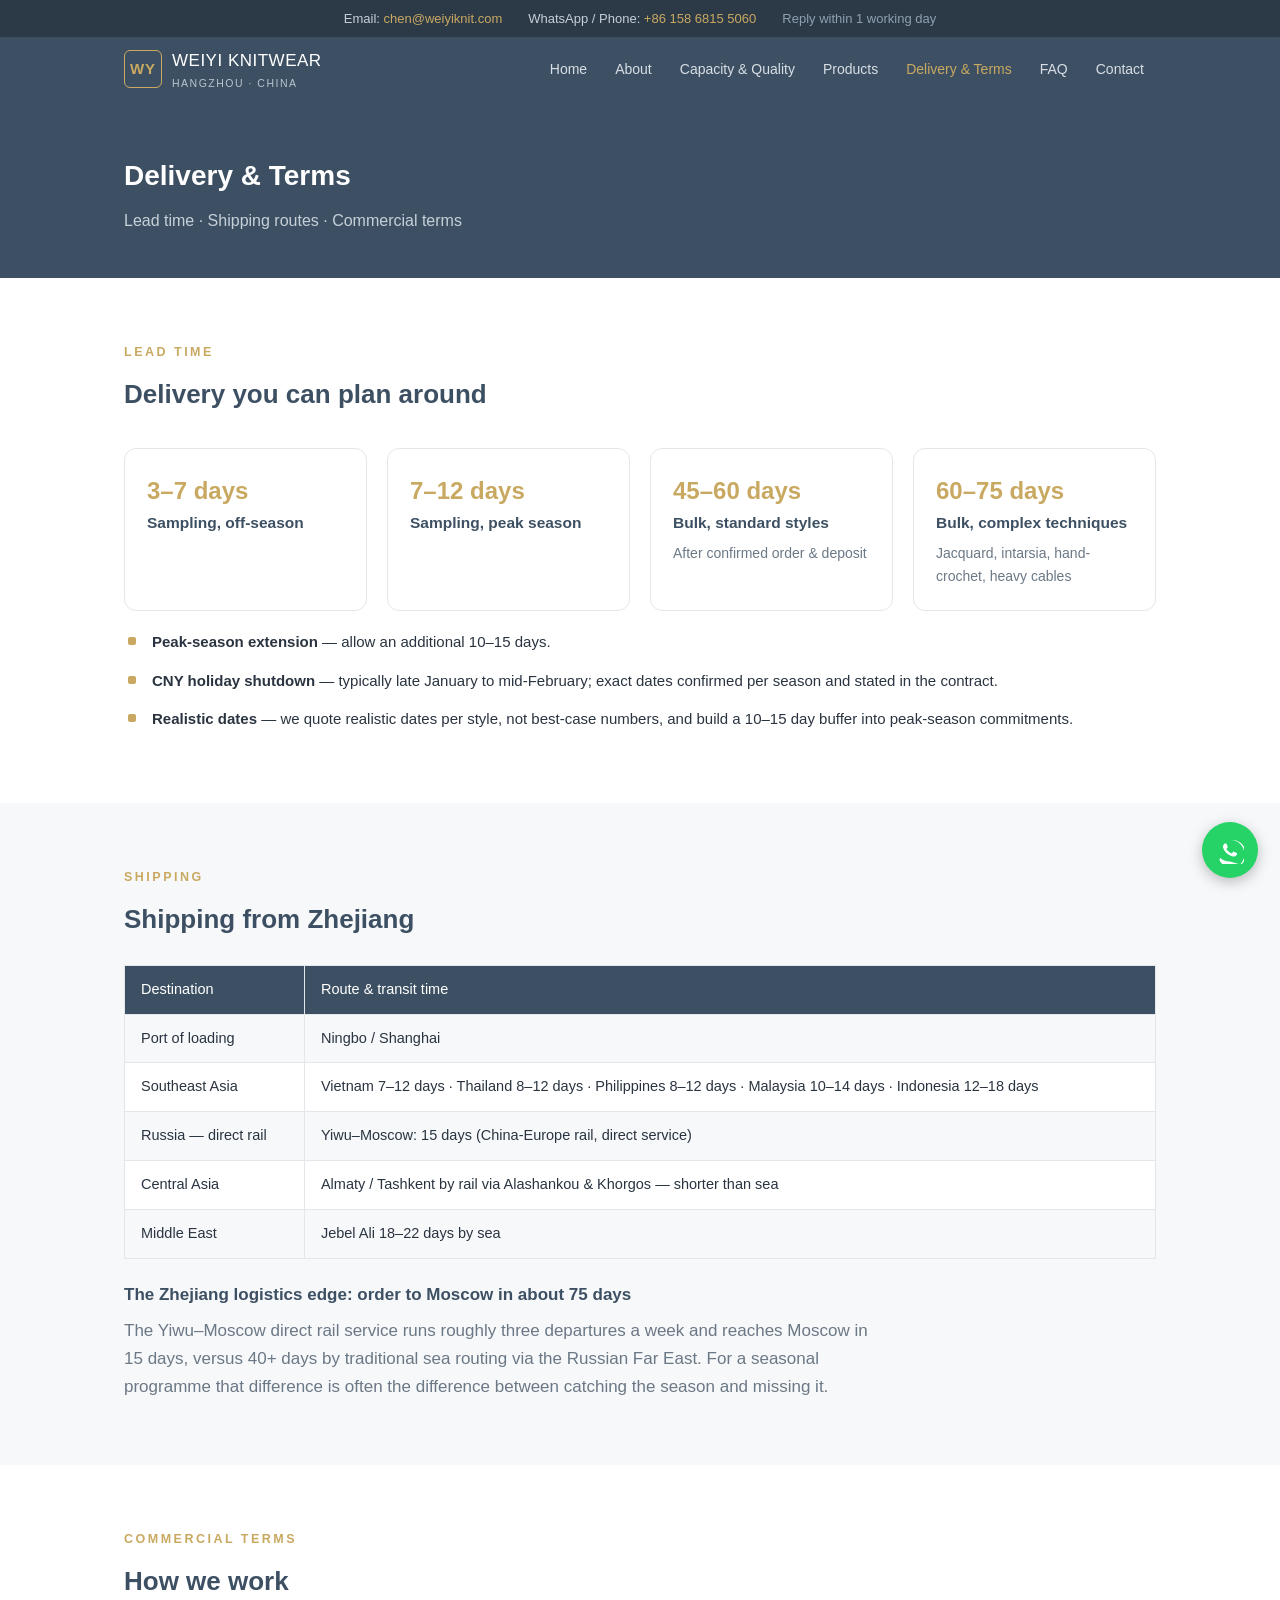
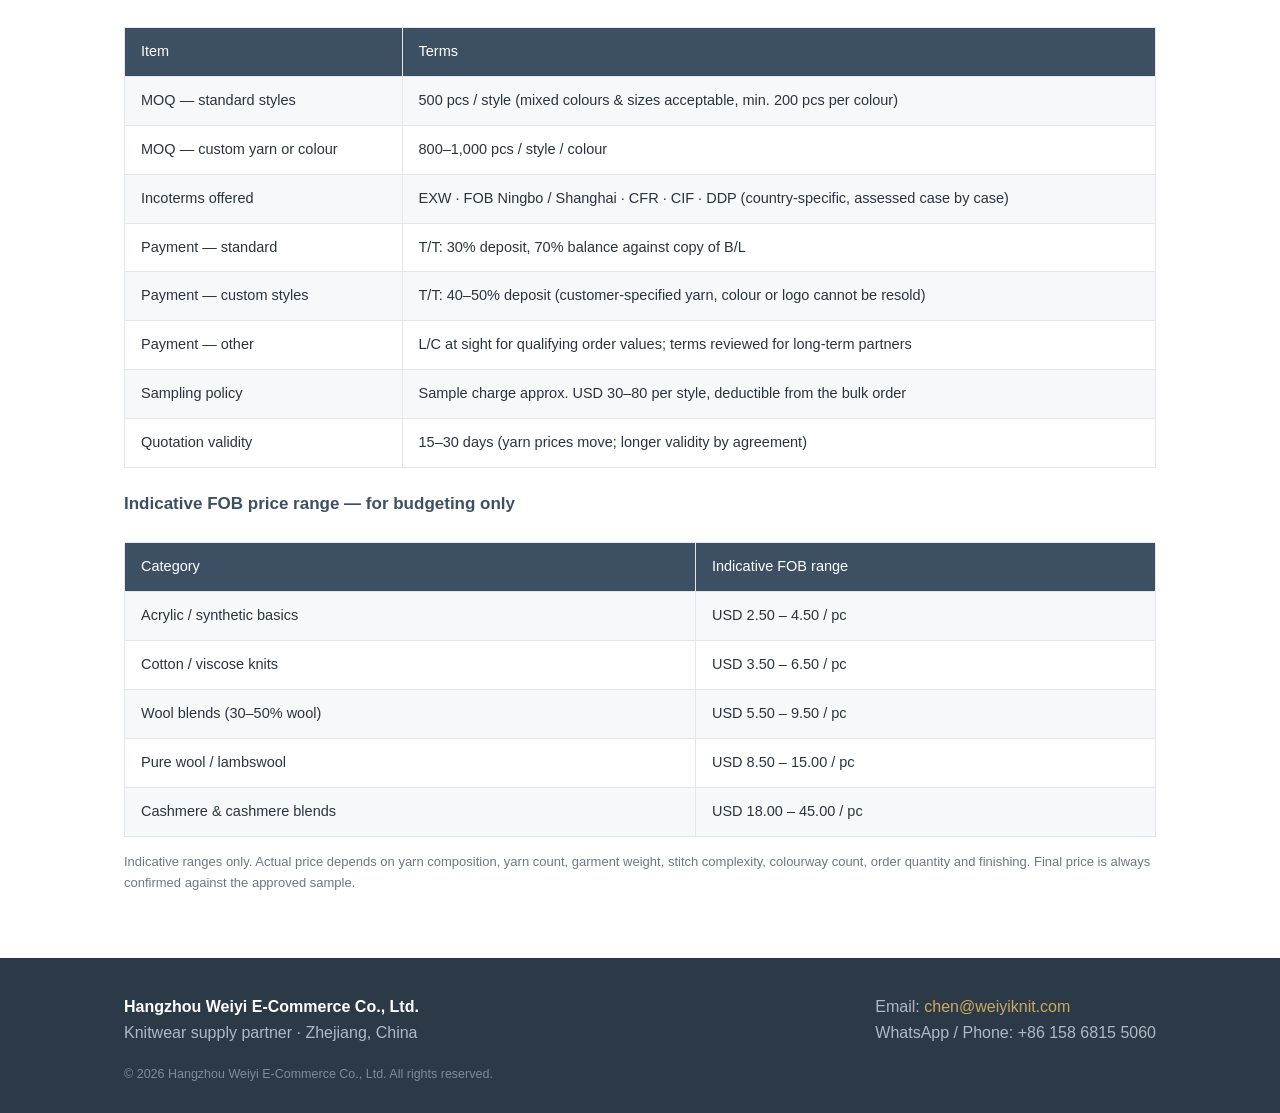
<file: delivery.html>
<!DOCTYPE html>
<html lang="en">
<head>
<meta charset="UTF-8">
<meta name="viewport" content="width=device-width, initial-scale=1.0">
<title>Lead Time, Logistics &amp; Commercial Terms — Weiyi Knitwear</title>
<meta name="description" content="Sampling 3–7 days off-season; bulk 45–60 days. Yiwu–Moscow direct rail 15 days. MOQ 500 pcs/style, T/T 30/70. Indicative FOB price ranges for budgeting.">
<link rel="stylesheet" href="assets/style.css">
<script type="application/ld+json">
{
 "@context": "https://schema.org",
 "@type": "Organization",
 "name": "Hangzhou Weiyi E-Commerce Co., Ltd.",
 "alternateName": "Weiyi Knitwear",
 "url": "https://weiyiknit.com",
 "email": "chen@weiyiknit.com",
 "telephone": "+86 158 6815 5060",
 "foundingLocation": "Hangzhou, Zhejiang, China",
 "address": {
  "@type": "PostalAddress",
  "streetAddress": "2F, No. 1174 Binhe Road, Changhe Street, Binjiang District",
  "addressLocality": "Hangzhou",
  "addressRegion": "Zhejiang",
  "addressCountry": "CN"
 },
 "contactPoint": {
  "@type": "ContactPoint",
  "contactType": "sales",
  "email": "chen@weiyiknit.com",
  "telephone": "+86 158 6815 5060",
  "availableLanguage": [
   "English",
   "Russian",
   "Chinese"
  ]
 },
 "description": "Knitwear supply partner consolidating 3-5 long-term partner factories in China's largest knitwear cluster. OEM/ODM men's, women's and kids' knitwear, gauge 3G-16G, 50,000-100,000 pcs/month. MOQ 500 pcs per style. Sampling in 3-7 days.",
 "knowsLanguage": [
  "en",
  "ru",
  "zh"
 ]
}
</script>
</head>
<body>
<div class="topbar"><div class="container topbar-row"><span>Email: <a href="mailto:chen@weiyiknit.com">chen@weiyiknit.com</a></span><span>WhatsApp / Phone: <a href="https://wa.me/8615868155060" target="_blank" rel="noopener">+86 158 6815 5060</a></span><span class="topbar-note">Reply within 1 working day</span></div></div>

<header>
  <div class="container nav">
    <a class="brand" href="index.html">
      <span class="mark">WY</span>
      <span class="name">WEIYI KNITWEAR<small>HANGZHOU · CHINA</small></span>
    </a>
    <nav>
      <ul>
        <li><a href="index.html">Home</a></li>
        <li><a href="about.html">About</a></li>
        <li><a href="capacity.html">Capacity &amp; Quality</a></li>
        <li><a href="products.html">Products</a></li>
        <li><a class="active" href="delivery.html">Delivery &amp; Terms</a></li>
        <li><a href="faq.html">FAQ</a></li><li><a href="contact.html">Contact</a></li>
      </ul>
    </nav>
  </div>
</header>

<div class="banner">
  <div class="container">
    <h1>Delivery &amp; Terms</h1>
    <p>Lead time · Shipping routes · Commercial terms</p>
  </div>
</div>

<section>
  <div class="container">
    <div class="kicker">Lead time</div>
    <h2>Delivery you can plan around</h2>
    <div class="grid g4">
      <div class="card"><div class="num">3–7 days</div><h4>Sampling, off-season</h4></div>
      <div class="card"><div class="num">7–12 days</div><h4>Sampling, peak season</h4></div>
      <div class="card"><div class="num">45–60 days</div><h4>Bulk, standard styles</h4><p>After confirmed order &amp; deposit</p></div>
      <div class="card"><div class="num">60–75 days</div><h4>Bulk, complex techniques</h4><p>Jacquard, intarsia, hand-crochet, heavy cables</p></div>
    </div>
    <ul class="tick">
      <li><b>Peak-season extension</b> — allow an additional 10–15 days.</li>
      <li><b>CNY holiday shutdown</b> — typically late January to mid-February; exact dates confirmed per season and stated in the contract.</li>
      <li><b>Realistic dates</b> — we quote realistic dates per style, not best-case numbers, and build a 10–15 day buffer into peak-season commitments.</li>
    </ul>
  </div>
</section>

<section class="alt">
  <div class="container">
    <div class="kicker">Shipping</div>
    <h2>Shipping from Zhejiang</h2>
    <table>
      <tr><th>Destination</th><th>Route &amp; transit time</th></tr>
      <tr><td>Port of loading</td><td>Ningbo / Shanghai</td></tr>
      <tr><td>Southeast Asia</td><td>Vietnam 7–12 days · Thailand 8–12 days · Philippines 8–12 days · Malaysia 10–14 days · Indonesia 12–18 days</td></tr>
      <tr><td>Russia — direct rail</td><td>Yiwu–Moscow: 15 days (China-Europe rail, direct service)</td></tr>
      <tr><td>Central Asia</td><td>Almaty / Tashkent by rail via Alashankou &amp; Khorgos — shorter than sea</td></tr>
      <tr><td>Middle East</td><td>Jebel Ali 18–22 days by sea</td></tr>
    </table>
    <h3>The Zhejiang logistics edge: order to Moscow in about 75 days</h3>
    <p class="lead">The Yiwu–Moscow direct rail service runs roughly three departures a week and reaches Moscow in 15 days, versus 40+ days by traditional sea routing via the Russian Far East. For a seasonal programme that difference is often the difference between catching the season and missing it.</p>
  </div>
</section>

<section>
  <div class="container">
    <div class="kicker">Commercial terms</div>
    <h2>How we work</h2>
    <table>
      <tr><th>Item</th><th>Terms</th></tr>
      <tr><td>MOQ — standard styles</td><td>500 pcs / style (mixed colours &amp; sizes acceptable, min. 200 pcs per colour)</td></tr>
      <tr><td>MOQ — custom yarn or colour</td><td>800–1,000 pcs / style / colour</td></tr>
      <tr><td>Incoterms offered</td><td>EXW · FOB Ningbo / Shanghai · CFR · CIF · DDP (country-specific, assessed case by case)</td></tr>
      <tr><td>Payment — standard</td><td>T/T: 30% deposit, 70% balance against copy of B/L</td></tr>
      <tr><td>Payment — custom styles</td><td>T/T: 40–50% deposit (customer-specified yarn, colour or logo cannot be resold)</td></tr>
      <tr><td>Payment — other</td><td>L/C at sight for qualifying order values; terms reviewed for long-term partners</td></tr>
      <tr><td>Sampling policy</td><td>Sample charge approx. USD 30–80 per style, deductible from the bulk order</td></tr>
      <tr><td>Quotation validity</td><td>15–30 days (yarn prices move; longer validity by agreement)</td></tr>
    </table>

    <h3>Indicative FOB price range — for budgeting only</h3>
    <table>
      <tr><th>Category</th><th>Indicative FOB range</th></tr>
      <tr><td>Acrylic / synthetic basics</td><td>USD 2.50 – 4.50 / pc</td></tr>
      <tr><td>Cotton / viscose knits</td><td>USD 3.50 – 6.50 / pc</td></tr>
      <tr><td>Wool blends (30–50% wool)</td><td>USD 5.50 – 9.50 / pc</td></tr>
      <tr><td>Pure wool / lambswool</td><td>USD 8.50 – 15.00 / pc</td></tr>
      <tr><td>Cashmere &amp; cashmere blends</td><td>USD 18.00 – 45.00 / pc</td></tr>
    </table>
    <p class="note">Indicative ranges only. Actual price depends on yarn composition, yarn count, garment weight, stitch complexity, colourway count, order quantity and finishing. Final price is always confirmed against the approved sample.</p>
  </div>
</section>

<footer>
  <div class="container">
    <div class="cols">
      <div>
        <b style="color:#fff;">Hangzhou Weiyi E-Commerce Co., Ltd.</b><br>
        Knitwear supply partner · Zhejiang, China
      </div>
      <div>
        Email: <a href="mailto:chen@weiyiknit.com">chen@weiyiknit.com</a><br>
        WhatsApp / Phone: +86 158 6815 5060
      </div>
    </div>
    <p class="fine">© 2026 Hangzhou Weiyi E-Commerce Co., Ltd. All rights reserved.</p>
  </div>
</footer>

<a class="wa-float" href="https://wa.me/8615868155060?text=Hello%20Weiyi%2C%20I%27d%20like%20to%20discuss%20a%20knitwear%20programme" target="_blank" rel="noopener" aria-label="Chat on WhatsApp"><svg viewBox="0 0 24 24" width="28" height="28" fill="#FFFFFF" aria-hidden="true"><path d="M17.472 14.382c-.297-.149-1.758-.867-2.03-.967-.273-.099-.471-.148-.67.15-.197.297-.767.966-.94 1.164-.173.199-.347.223-.644.075-.297-.15-1.255-.463-2.39-1.475-.883-.788-1.48-1.761-1.653-2.059-.173-.297-.018-.458.13-.606.134-.133.298-.347.446-.52.149-.174.198-.298.298-.497.099-.198.05-.371-.025-.52-.075-.149-.669-1.612-.916-2.207-.242-.579-.487-.5-.669-.51-.173-.008-.371-.01-.57-.01-.198 0-.52.074-.792.372-.272.297-1.04 1.016-1.04 2.479 0 1.462 1.065 2.875 1.213 3.074.149.198 2.096 3.2 5.077 4.487.709.306 1.262.489 1.694.625.712.227 1.36.195 1.871.118.571-.085 1.758-.719 2.006-1.413.248-.694.248-1.289.173-1.413-.074-.124-.272-.198-.57-.347m-5.421 7.403h-.004a11.985 11.985 0 01-8.566-3.215L3 20.738A12 12 0 1012.05 3.5l-.006.001a11.985 11.985 0 018.567 3.215c3.26 3.26 4.43 7.774 3.377 12.006a11.955 11.955 0 01-3.242 5.663l.002-.001z"/></svg></a>
</body>
</html>
</file>
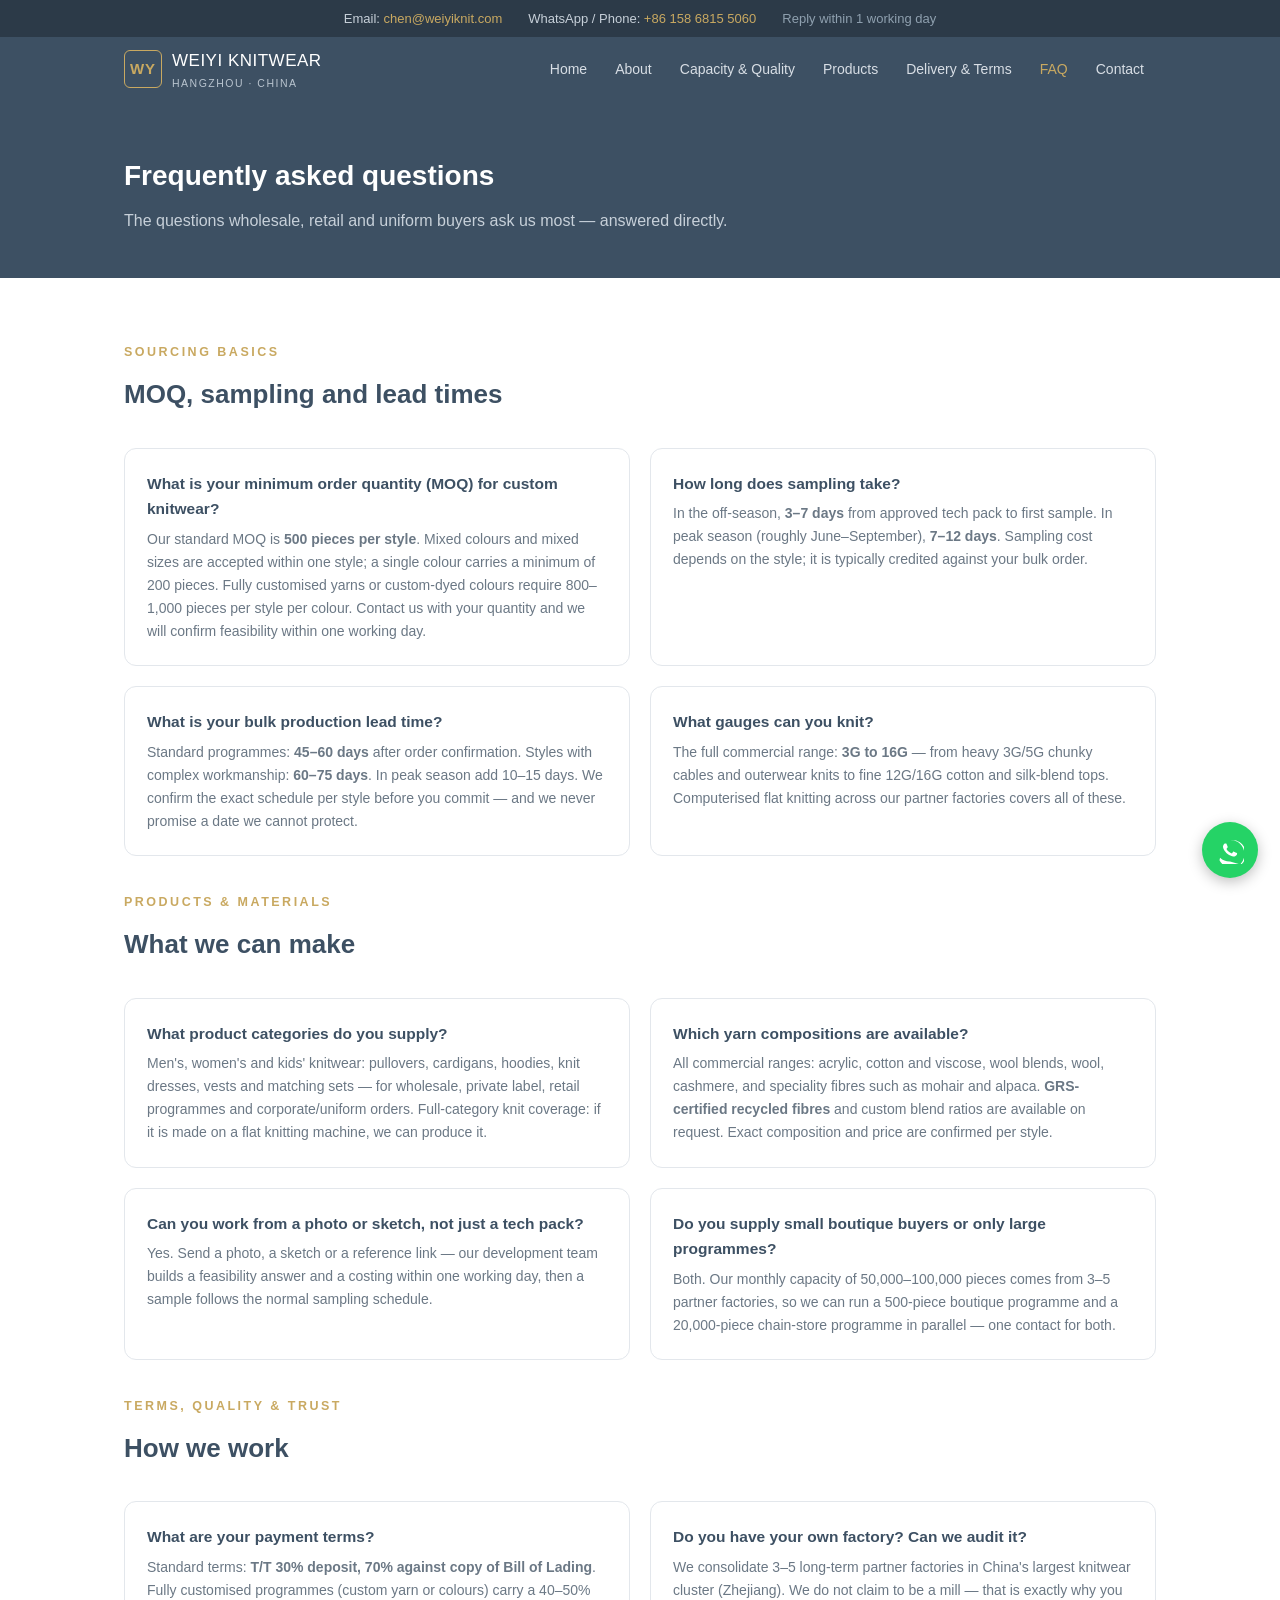
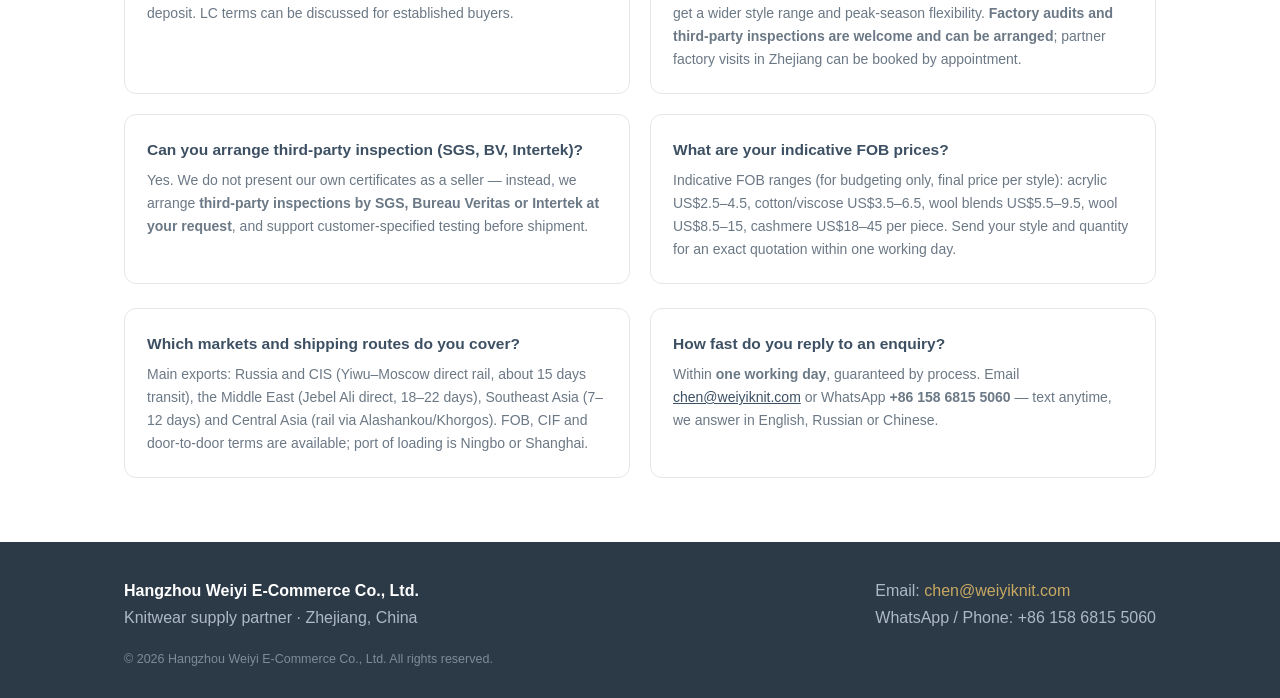
<file: faq.html>
<!DOCTYPE html>
<html lang="en">
<head>
<meta charset="UTF-8">
<meta name="viewport" content="width=device-width, initial-scale=1.0">
<title>FAQ — Knitwear Sourcing Questions Answered | Weiyi Knitwear</title>
<meta name="description" content="Frequently asked questions about sourcing knitwear from Hangzhou Weiyi E-Commerce Co., Ltd.: MOQ for custom sweaters, sampling time, bulk lead times, gauge range, payment terms, factory audits and third-party inspection.">
<link rel="stylesheet" href="assets/style.css">
</head>
<body>
<div class="topbar"><div class="container topbar-row"><span>Email: <a href="mailto:chen@weiyiknit.com">chen@weiyiknit.com</a></span><span>WhatsApp / Phone: <a href="https://wa.me/8615868155060" target="_blank" rel="noopener">+86 158 6815 5060</a></span><span class="topbar-note">Reply within 1 working day</span></div></div>

<header>
  <div class="container nav">
    <a class="brand" href="index.html">
      <span class="mark">WY</span>
      <span class="name">WEIYI KNITWEAR<small>HANGZHOU · CHINA</small></span>
    </a>
    <nav>
      <ul>
        <li><a href="index.html">Home</a></li>
        <li><a href="about.html">About</a></li>
        <li><a href="capacity.html">Capacity &amp; Quality</a></li>
        <li><a href="products.html">Products</a></li>
        <li><a href="delivery.html">Delivery &amp; Terms</a></li>
        <li><a class="active" href="faq.html">FAQ</a></li>
        <li><a href="contact.html">Contact</a></li>
      </ul>
    </nav>
  </div>
</header>

<div class="banner">
  <div class="container">
    <h1>Frequently asked questions</h1>
    <p>The questions wholesale, retail and uniform buyers ask us most — answered directly.</p>
  </div>
</div>

<section>
  <div class="container">
    <div class="kicker">Sourcing basics</div>
    <h2>MOQ, sampling and lead times</h2>

    <div class="grid g2">
      <div class="card"><h4>What is your minimum order quantity (MOQ) for custom knitwear?</h4><p>Our standard MOQ is <b>500 pieces per style</b>. Mixed colours and mixed sizes are accepted within one style; a single colour carries a minimum of 200 pieces. Fully customised yarns or custom-dyed colours require 800–1,000 pieces per style per colour. Contact us with your quantity and we will confirm feasibility within one working day.</p></div>

      <div class="card"><h4>How long does sampling take?</h4><p>In the off-season, <b>3–7 days</b> from approved tech pack to first sample. In peak season (roughly June–September), <b>7–12 days</b>. Sampling cost depends on the style; it is typically credited against your bulk order.</p></div>

      <div class="card"><h4>What is your bulk production lead time?</h4><p>Standard programmes: <b>45–60 days</b> after order confirmation. Styles with complex workmanship: <b>60–75 days</b>. In peak season add 10–15 days. We confirm the exact schedule per style before you commit — and we never promise a date we cannot protect.</p></div>

      <div class="card"><h4>What gauges can you knit?</h4><p>The full commercial range: <b>3G to 16G</b> — from heavy 3G/5G chunky cables and outerwear knits to fine 12G/16G cotton and silk-blend tops. Computerised flat knitting across our partner factories covers all of these.</p></div>
    </div>

    <div class="kicker" style="margin-top:36px;">Products &amp; materials</div>
    <h2>What we can make</h2>

    <div class="grid g2">
      <div class="card"><h4>What product categories do you supply?</h4><p>Men's, women's and kids' knitwear: pullovers, cardigans, hoodies, knit dresses, vests and matching sets — for wholesale, private label, retail programmes and corporate/uniform orders. Full-category knit coverage: if it is made on a flat knitting machine, we can produce it.</p></div>

      <div class="card"><h4>Which yarn compositions are available?</h4><p>All commercial ranges: acrylic, cotton and viscose, wool blends, wool, cashmere, and speciality fibres such as mohair and alpaca. <b>GRS-certified recycled fibres</b> and custom blend ratios are available on request. Exact composition and price are confirmed per style.</p></div>

      <div class="card"><h4>Can you work from a photo or sketch, not just a tech pack?</h4><p>Yes. Send a photo, a sketch or a reference link — our development team builds a feasibility answer and a costing within one working day, then a sample follows the normal sampling schedule.</p></div>

      <div class="card"><h4>Do you supply small boutique buyers or only large programmes?</h4><p>Both. Our monthly capacity of 50,000–100,000 pieces comes from 3–5 partner factories, so we can run a 500-piece boutique programme and a 20,000-piece chain-store programme in parallel — one contact for both.</p></div>
    </div>

    <div class="kicker" style="margin-top:36px;">Terms, quality &amp; trust</div>
    <h2>How we work</h2>

    <div class="grid g2">
      <div class="card"><h4>What are your payment terms?</h4><p>Standard terms: <b>T/T 30% deposit, 70% against copy of Bill of Lading</b>. Fully customised programmes (custom yarn or colours) carry a 40–50% deposit. LC terms can be discussed for established buyers.</p></div>

      <div class="card"><h4>Do you have your own factory? Can we audit it?</h4><p>We consolidate 3–5 long-term partner factories in China's largest knitwear cluster (Zhejiang). We do not claim to be a mill — that is exactly why you get a wider style range and peak-season flexibility. <b>Factory audits and third-party inspections are welcome and can be arranged</b>; partner factory visits in Zhejiang can be booked by appointment.</p></div>

      <div class="card"><h4>Can you arrange third-party inspection (SGS, BV, Intertek)?</h4><p>Yes. We do not present our own certificates as a seller — instead, we arrange <b>third-party inspections by SGS, Bureau Veritas or Intertek at your request</b>, and support customer-specified testing before shipment.</p></div>

      <div class="card"><h4>What are your indicative FOB prices?</h4><p>Indicative FOB ranges (for budgeting only, final price per style): acrylic US$2.5–4.5, cotton/viscose US$3.5–6.5, wool blends US$5.5–9.5, wool US$8.5–15, cashmere US$18–45 per piece. Send your style and quantity for an exact quotation within one working day.</p></div>
    </div>

    <div class="grid g2" style="margin-top:24px;">
      <div class="card"><h4>Which markets and shipping routes do you cover?</h4><p>Main exports: Russia and CIS (Yiwu–Moscow direct rail, about 15 days transit), the Middle East (Jebel Ali direct, 18–22 days), Southeast Asia (7–12 days) and Central Asia (rail via Alashankou/Khorgos). FOB, CIF and door-to-door terms are available; port of loading is Ningbo or Shanghai.</p></div>

      <div class="card"><h4>How fast do you reply to an enquiry?</h4><p>Within <b>one working day</b>, guaranteed by process. Email <a href="mailto:chen@weiyiknit.com" style="color:var(--navy);">chen@weiyiknit.com</a> or WhatsApp <b>+86 158 6815 5060</b> — text anytime, we answer in English, Russian or Chinese.</p></div>
    </div>
  </div>
</section>

<footer>
  <div class="container">
    <div class="cols">
      <div>
        <b style="color:#fff;">Hangzhou Weiyi E-Commerce Co., Ltd.</b><br>
        Knitwear supply partner · Zhejiang, China
      </div>
      <div>
        Email: <a href="mailto:chen@weiyiknit.com">chen@weiyiknit.com</a><br>
        WhatsApp / Phone: +86 158 6815 5060
      </div>
    </div>
    <p class="fine">© 2026 Hangzhou Weiyi E-Commerce Co., Ltd. All rights reserved.</p>
  </div>
</footer>

<a class="wa-float" href="https://wa.me/8615868155060?text=Hello%20Weiyi%2C%20I%27d%20like%20to%20discuss%20a%20knitwear%20programme" target="_blank" rel="noopener" aria-label="Chat on WhatsApp"><svg viewBox="0 0 24 24" width="28" height="28" fill="#FFFFFF" aria-hidden="true"><path d="M17.472 14.382c-.297-.149-1.758-.867-2.03-.967-.273-.099-.471-.148-.67.15-.197.297-.767.966-.94 1.164-.173.199-.347.223-.644.075-.297-.15-1.255-.463-2.39-1.475-.883-.788-1.48-1.761-1.653-2.059-.173-.297-.018-.458.13-.606.134-.133.298-.347.446-.52.149-.174.198-.298.298-.497.099-.198.05-.371-.025-.52-.075-.149-.669-1.612-.916-2.207-.242-.579-.487-.5-.669-.51-.173-.008-.371-.01-.57-.01-.198 0-.52.074-.792.372-.272.297-1.04 1.016-1.04 2.479 0 1.462 1.065 2.875 1.213 3.074.149.198 2.096 3.2 5.077 4.487.709.306 1.262.489 1.694.625.712.227 1.36.195 1.871.118.571-.085 1.758-.719 2.006-1.413.248-.694.248-1.289.173-1.413-.074-.124-.272-.198-.57-.347m-5.421 7.403h-.004a11.985 11.985 0 01-8.566-3.215L3 20.738A12 12 0 1012.05 3.5l-.006.001a11.985 11.985 0 018.567 3.215c3.26 3.26 4.43 7.774 3.377 12.006a11.955 11.955 0 01-3.242 5.663l.002-.001z"/></svg></a>

<script type="application/ld+json">
{
  "@context": "https://schema.org",
  "@type": "FAQPage",
  "mainEntity": [
    {"@type": "Question", "name": "What is your minimum order quantity (MOQ) for custom knitwear?", "acceptedAnswer": {"@type": "Answer", "text": "Standard MOQ is 500 pieces per style, with mixed colours and mixed sizes accepted within one style; single colour minimum 200 pieces. Custom yarns or custom-dyed colours require 800-1,000 pieces per style per colour."}},
    {"@type": "Question", "name": "How long does knitwear sampling take at Weiyi?", "acceptedAnswer": {"@type": "Answer", "text": "Off-season sampling takes 3-7 days from approved tech pack to first sample; peak season 7-12 days."}},
    {"@type": "Question", "name": "What is the bulk production lead time?", "acceptedAnswer": {"@type": "Answer", "text": "Standard programmes 45-60 days after order confirmation; complex workmanship 60-75 days; add 10-15 days in peak season."}},
    {"@type": "Question", "name": "What knitting gauges can you produce?", "acceptedAnswer": {"@type": "Answer", "text": "Full commercial range 3G to 16G on computerised flat knitting machines across our partner factories, from heavy chunky cables to fine-gauge cotton tops."}},
    {"@type": "Question", "name": "What yarn compositions are available?", "acceptedAnswer": {"@type": "Answer", "text": "Acrylic, cotton, viscose, wool blends, wool, cashmere, mohair, alpaca, GRS-certified recycled fibres and custom blend ratios on request."}},
    {"@type": "Question", "name": "What are your payment terms?", "acceptedAnswer": {"@type": "Answer", "text": "T/T 30% deposit and 70% against copy of Bill of Lading as standard; fully customised programmes carry a 40-50% deposit; LC available for established buyers."}},
    {"@type": "Question", "name": "Do you have your own factory and can buyers audit it?", "acceptedAnswer": {"@type": "Answer", "text": "We consolidate 3-5 long-term partner factories in China's largest knitwear cluster in Zhejiang. Factory audits, third-party inspections and partner factory visits are welcome and can be arranged."}},
    {"@type": "Question", "name": "Can you arrange third-party inspection by SGS, Bureau Veritas or Intertek?", "acceptedAnswer": {"@type": "Answer", "text": "Yes, third-party inspections by SGS, Bureau Veritas or Intertek are arranged on request, and customer-specified testing is supported before shipment."}},
    {"@type": "Question", "name": "What are your indicative FOB prices for knitwear?", "acceptedAnswer": {"@type": "Answer", "text": "Indicative FOB per piece for budgeting: acrylic US$2.5-4.5, cotton/viscose US$3.5-6.5, wool blends US$5.5-9.5, wool US$8.5-15, cashmere US$18-45. Final price is quoted per style and quantity."}},
    {"@type": "Question", "name": "Which markets and shipping routes do you cover?", "acceptedAnswer": {"@type": "Answer", "text": "Russia and CIS via Yiwu-Moscow direct rail (about 15 days), Middle East via Jebel Ali direct service (18-22 days), Southeast Asia (7-12 days) and Central Asia by rail. FOB, CIF and door-to-door terms available from Ningbo or Shanghai."}},
    {"@type": "Question", "name": "How fast do you reply to enquiries?", "acceptedAnswer": {"@type": "Answer", "text": "Within one working day. Email chen@weiyiknit.com or WhatsApp +86 158 6815 5060. We answer in English, Russian or Chinese."}}
  ]
}
</script>
</body>
</html>
</file>
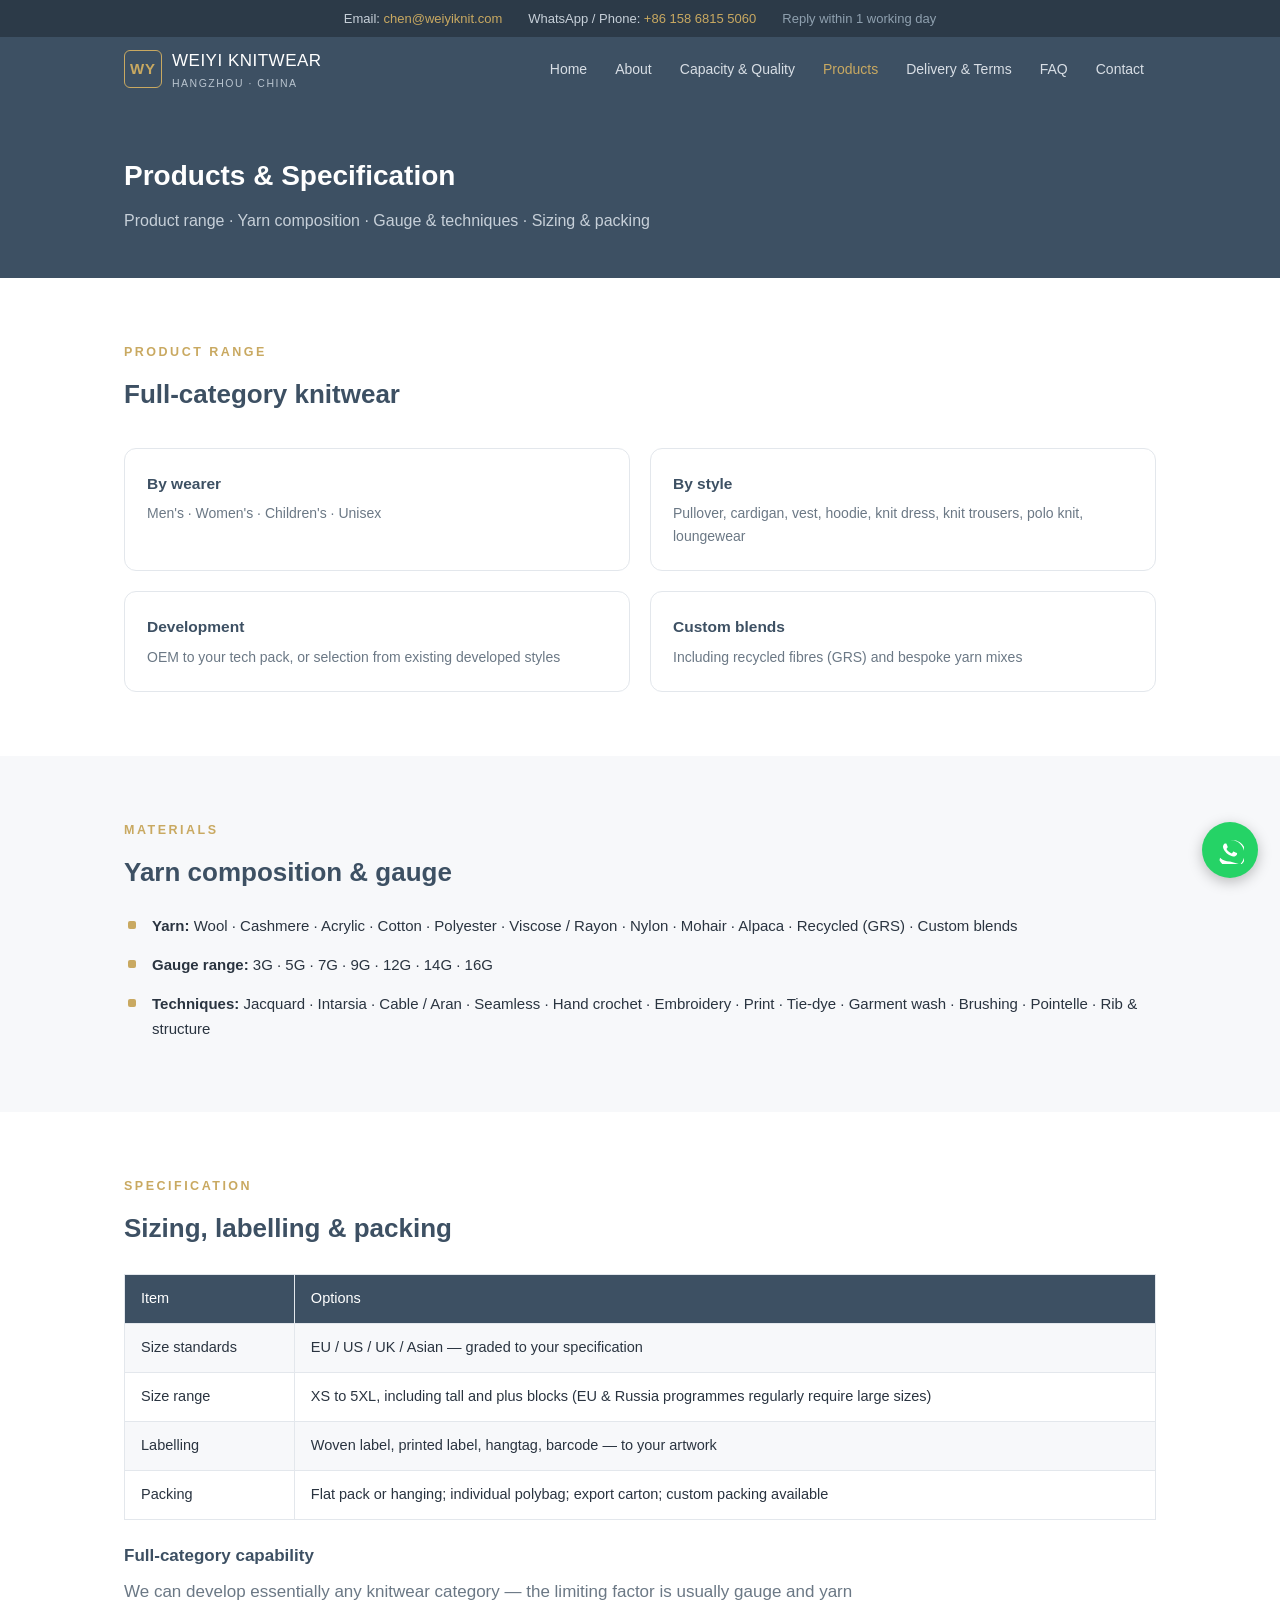
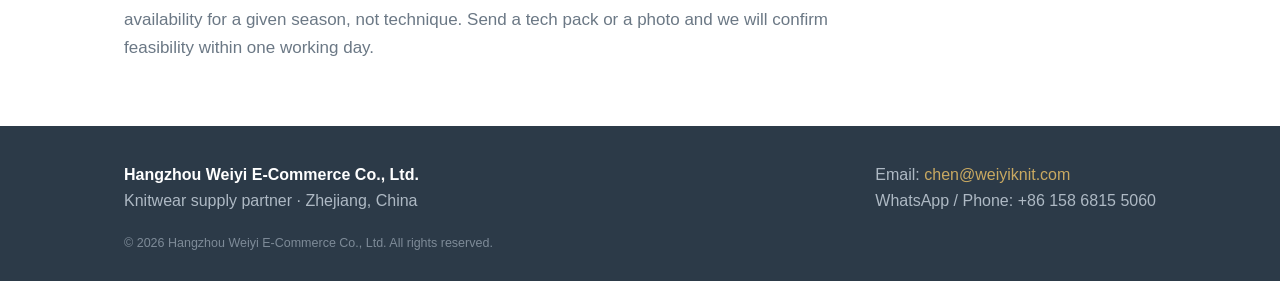
<file: products.html>
<!DOCTYPE html>
<html lang="en">
<head>
<meta charset="UTF-8">
<meta name="viewport" content="width=device-width, initial-scale=1.0">
<title>Products &amp; Specification — Weiyi Knitwear</title>
<meta name="description" content="Full-category knitwear: men's, women's, children's and unisex. Wool, cashmere, acrylic, cotton and more; gauge 3G–16G; jacquard, intarsia, cable, hand crochet and other techniques. OEM to your tech pack.">
<link rel="stylesheet" href="assets/style.css">
<script type="application/ld+json">
{
 "@context": "https://schema.org",
 "@type": "Organization",
 "name": "Hangzhou Weiyi E-Commerce Co., Ltd.",
 "alternateName": "Weiyi Knitwear",
 "url": "https://weiyiknit.com",
 "email": "chen@weiyiknit.com",
 "telephone": "+86 158 6815 5060",
 "foundingLocation": "Hangzhou, Zhejiang, China",
 "address": {
  "@type": "PostalAddress",
  "streetAddress": "2F, No. 1174 Binhe Road, Changhe Street, Binjiang District",
  "addressLocality": "Hangzhou",
  "addressRegion": "Zhejiang",
  "addressCountry": "CN"
 },
 "contactPoint": {
  "@type": "ContactPoint",
  "contactType": "sales",
  "email": "chen@weiyiknit.com",
  "telephone": "+86 158 6815 5060",
  "availableLanguage": [
   "English",
   "Russian",
   "Chinese"
  ]
 },
 "description": "Knitwear supply partner consolidating 3-5 long-term partner factories in China's largest knitwear cluster. OEM/ODM men's, women's and kids' knitwear, gauge 3G-16G, 50,000-100,000 pcs/month. MOQ 500 pcs per style. Sampling in 3-7 days.",
 "knowsLanguage": [
  "en",
  "ru",
  "zh"
 ]
}
</script>
</head>
<body>
<div class="topbar"><div class="container topbar-row"><span>Email: <a href="mailto:chen@weiyiknit.com">chen@weiyiknit.com</a></span><span>WhatsApp / Phone: <a href="https://wa.me/8615868155060" target="_blank" rel="noopener">+86 158 6815 5060</a></span><span class="topbar-note">Reply within 1 working day</span></div></div>

<header>
  <div class="container nav">
    <a class="brand" href="index.html">
      <span class="mark">WY</span>
      <span class="name">WEIYI KNITWEAR<small>HANGZHOU · CHINA</small></span>
    </a>
    <nav>
      <ul>
        <li><a href="index.html">Home</a></li>
        <li><a href="about.html">About</a></li>
        <li><a href="capacity.html">Capacity &amp; Quality</a></li>
        <li><a class="active" href="products.html">Products</a></li>
        <li><a href="delivery.html">Delivery &amp; Terms</a></li>
        <li><a href="faq.html">FAQ</a></li><li><a href="contact.html">Contact</a></li>
      </ul>
    </nav>
  </div>
</header>

<div class="banner">
  <div class="container">
    <h1>Products &amp; Specification</h1>
    <p>Product range · Yarn composition · Gauge &amp; techniques · Sizing &amp; packing</p>
  </div>
</div>

<section>
  <div class="container">
    <div class="kicker">Product range</div>
    <h2>Full-category knitwear</h2>
    <div class="grid g2">
      <div class="card"><h4>By wearer</h4><p>Men's · Women's · Children's · Unisex</p></div>
      <div class="card"><h4>By style</h4><p>Pullover, cardigan, vest, hoodie, knit dress, knit trousers, polo knit, loungewear</p></div>
      <div class="card"><h4>Development</h4><p>OEM to your tech pack, or selection from existing developed styles</p></div>
      <div class="card"><h4>Custom blends</h4><p>Including recycled fibres (GRS) and bespoke yarn mixes</p></div>
    </div>
  </div>
</section>

<section class="alt">
  <div class="container">
    <div class="kicker">Materials</div>
    <h2>Yarn composition &amp; gauge</h2>
    <ul class="tick">
      <li><b>Yarn:</b> Wool · Cashmere · Acrylic · Cotton · Polyester · Viscose / Rayon · Nylon · Mohair · Alpaca · Recycled (GRS) · Custom blends</li>
      <li><b>Gauge range:</b> 3G · 5G · 7G · 9G · 12G · 14G · 16G</li>
      <li><b>Techniques:</b> Jacquard · Intarsia · Cable / Aran · Seamless · Hand crochet · Embroidery · Print · Tie-dye · Garment wash · Brushing · Pointelle · Rib &amp; structure</li>
    </ul>
  </div>
</section>

<section>
  <div class="container">
    <div class="kicker">Specification</div>
    <h2>Sizing, labelling &amp; packing</h2>
    <table>
      <tr><th>Item</th><th>Options</th></tr>
      <tr><td>Size standards</td><td>EU / US / UK / Asian — graded to your specification</td></tr>
      <tr><td>Size range</td><td>XS to 5XL, including tall and plus blocks (EU &amp; Russia programmes regularly require large sizes)</td></tr>
      <tr><td>Labelling</td><td>Woven label, printed label, hangtag, barcode — to your artwork</td></tr>
      <tr><td>Packing</td><td>Flat pack or hanging; individual polybag; export carton; custom packing available</td></tr>
    </table>
    <h3>Full-category capability</h3>
    <p class="lead">We can develop essentially any knitwear category — the limiting factor is usually gauge and yarn availability for a given season, not technique. Send a tech pack or a photo and we will confirm feasibility within one working day.</p>
  </div>
</section>

<footer>
  <div class="container">
    <div class="cols">
      <div>
        <b style="color:#fff;">Hangzhou Weiyi E-Commerce Co., Ltd.</b><br>
        Knitwear supply partner · Zhejiang, China
      </div>
      <div>
        Email: <a href="mailto:chen@weiyiknit.com">chen@weiyiknit.com</a><br>
        WhatsApp / Phone: +86 158 6815 5060
      </div>
    </div>
    <p class="fine">© 2026 Hangzhou Weiyi E-Commerce Co., Ltd. All rights reserved.</p>
  </div>
</footer>

<a class="wa-float" href="https://wa.me/8615868155060?text=Hello%20Weiyi%2C%20I%27d%20like%20to%20discuss%20a%20knitwear%20programme" target="_blank" rel="noopener" aria-label="Chat on WhatsApp"><svg viewBox="0 0 24 24" width="28" height="28" fill="#FFFFFF" aria-hidden="true"><path d="M17.472 14.382c-.297-.149-1.758-.867-2.03-.967-.273-.099-.471-.148-.67.15-.197.297-.767.966-.94 1.164-.173.199-.347.223-.644.075-.297-.15-1.255-.463-2.39-1.475-.883-.788-1.48-1.761-1.653-2.059-.173-.297-.018-.458.13-.606.134-.133.298-.347.446-.52.149-.174.198-.298.298-.497.099-.198.05-.371-.025-.52-.075-.149-.669-1.612-.916-2.207-.242-.579-.487-.5-.669-.51-.173-.008-.371-.01-.57-.01-.198 0-.52.074-.792.372-.272.297-1.04 1.016-1.04 2.479 0 1.462 1.065 2.875 1.213 3.074.149.198 2.096 3.2 5.077 4.487.709.306 1.262.489 1.694.625.712.227 1.36.195 1.871.118.571-.085 1.758-.719 2.006-1.413.248-.694.248-1.289.173-1.413-.074-.124-.272-.198-.57-.347m-5.421 7.403h-.004a11.985 11.985 0 01-8.566-3.215L3 20.738A12 12 0 1012.05 3.5l-.006.001a11.985 11.985 0 018.567 3.215c3.26 3.26 4.43 7.774 3.377 12.006a11.955 11.955 0 01-3.242 5.663l.002-.001z"/></svg></a>
</body>
</html>
</file>
<file: assets/style.css>
:root {
  --navy: #3D5063;
  --steel: #5A7086;
  --gold: #C9A961;
  --bg: #F7F8FA;
  --surface: #FFFFFF;
  --ink: #2A3440;
  --muted: #6B7885;
  --line: #E3E7EC;
}
* { margin: 0; padding: 0; box-sizing: border-box; }
body {
  font-family: "Segoe UI", "Helvetica Neue", Arial, sans-serif;
  color: var(--ink);
  background: var(--surface);
  line-height: 1.65;
  font-size: 16px;
}
.container { max-width: 1080px; margin: 0 auto; padding: 0 24px; }

/* header */
header { background: var(--navy); color: #fff; position: sticky; top: 0; z-index: 10; }
.nav { display: flex; align-items: center; justify-content: space-between; height: 64px; }
.brand { display: flex; align-items: center; gap: 10px; text-decoration: none; color: #fff; }
.brand .mark {
  width: 38px; height: 38px; border: 1.5px solid var(--gold); border-radius: 6px;
  display: flex; align-items: center; justify-content: center;
  font-weight: 600; letter-spacing: 1px; color: var(--gold); font-size: 15px;
}
.brand .name { font-size: 17px; letter-spacing: 0.5px; }
.brand .name small { display: block; font-size: 10.5px; color: #B9C4CF; letter-spacing: 1.5px; }
nav ul { list-style: none; display: flex; gap: 4px; }
nav a {
  color: #D8DEE5; text-decoration: none; font-size: 14px; padding: 8px 12px; border-radius: 6px;
}
nav a:hover { color: #fff; background: rgba(255,255,255,0.08); }
nav a.active { color: var(--gold); }

/* hero */
.hero { background: var(--navy); color: #fff; padding: 72px 0 64px; }
.hero h1 { font-size: 34px; font-weight: 600; line-height: 1.25; max-width: 720px; }
.hero h1 span { color: var(--gold); }
.hero p.sub { margin-top: 16px; color: #C7D0D9; font-size: 17px; max-width: 640px; }
.hero .cta { margin-top: 28px; display: flex; gap: 12px; flex-wrap: wrap; }
.btn {
  display: inline-block; padding: 11px 24px; border-radius: 8px; text-decoration: none;
  font-size: 15px; font-weight: 500;
}
.btn-gold { background: var(--gold); color: #23303C; }
.btn-gold:hover { background: #D8B871; }
.btn-ghost { border: 1px solid rgba(255,255,255,0.4); color: #fff; }
.btn-ghost:hover { border-color: var(--gold); color: var(--gold); }

/* stats strip */
.stats { background: #F0F3F6; border-bottom: 1px solid var(--line); }
.stats .row { display: flex; flex-wrap: wrap; }
.stat { flex: 1 1 200px; padding: 26px 20px; text-align: center; }
.stat b { display: block; font-size: 26px; color: var(--navy); font-weight: 600; }
.stat span { font-size: 13px; color: var(--muted); }

/* sections */
section { padding: 64px 0; }
section.alt { background: var(--bg); }
.kicker {
  font-size: 12.5px; letter-spacing: 2.5px; text-transform: uppercase;
  color: var(--gold); font-weight: 600; margin-bottom: 10px;
}
h2 { font-size: 26px; font-weight: 600; color: var(--navy); margin-bottom: 14px; }
h3 { font-size: 17px; font-weight: 600; color: var(--navy); margin: 22px 0 8px; }
p.lead { font-size: 17px; color: var(--muted); max-width: 760px; }

.grid { display: grid; gap: 20px; margin-top: 32px; }
.grid.g2 { grid-template-columns: repeat(2, 1fr); }
.grid.g3 { grid-template-columns: repeat(3, 1fr); }
.grid.g4 { grid-template-columns: repeat(4, 1fr); }
@media (max-width: 800px) {
  .grid.g2, .grid.g3, .grid.g4 { grid-template-columns: 1fr; }
}
.card {
  background: var(--surface); border: 1px solid var(--line); border-radius: 12px; padding: 22px;
}
.card h4 { font-size: 15.5px; font-weight: 600; color: var(--navy); margin-bottom: 6px; }
.card p { font-size: 14px; color: var(--muted); }
.card .num { font-size: 24px; font-weight: 600; color: var(--gold); }

ul.tick { list-style: none; margin-top: 12px; }
ul.tick li { padding: 7px 0 7px 28px; position: relative; font-size: 15px; }
ul.tick li::before {
  content: ""; position: absolute; left: 4px; top: 14px;
  width: 8px; height: 8px; border-radius: 2px; background: var(--gold);
}

table { width: 100%; border-collapse: collapse; margin-top: 24px; background: var(--surface); }
th, td { border: 1px solid var(--line); padding: 12px 16px; text-align: left; font-size: 14.5px; }
th { background: var(--navy); color: #fff; font-weight: 500; }
tr:nth-child(even) td { background: var(--bg); }
.note { font-size: 13px; color: var(--muted); margin-top: 14px; }

.flow { display: flex; flex-wrap: wrap; gap: 10px; margin-top: 28px; }
.flow .step {
  flex: 1 1 140px; background: var(--surface); border: 1px solid var(--line);
  border-top: 3px solid var(--gold); border-radius: 10px; padding: 14px 14px;
}
.flow .step b { display: block; color: var(--navy); font-size: 14.5px; font-weight: 600; }
.flow .step span { font-size: 12.5px; color: var(--muted); }

.photo { width: 100%; border-radius: 12px; border: 1px solid var(--line); object-fit: cover; display: block; }
.photos { display: grid; grid-template-columns: 1fr 1fr; gap: 20px; margin-top: 32px; }
@media (max-width: 700px) { .photos { grid-template-columns: 1fr; } }
.caption { font-size: 13px; color: var(--muted); margin-top: 8px; text-align: center; }

/* page banner for inner pages */
.banner { background: var(--navy); color: #fff; padding: 52px 0 44px; }
.banner h1 { font-size: 28px; font-weight: 600; }
.banner p { color: #C7D0D9; margin-top: 8px; font-size: 16px; }

/* contact */
.contact-grid { display: grid; grid-template-columns: 1.2fr 1fr; gap: 32px; margin-top: 32px; }
@media (max-width: 800px) { .contact-grid { grid-template-columns: 1fr; } }
dl.facts dt { font-size: 12.5px; letter-spacing: 1.5px; text-transform: uppercase; color: var(--gold); font-weight: 600; margin-top: 18px; }
dl.facts dd { font-size: 15.5px; color: var(--ink); margin-top: 4px; }
dl.facts dd a { color: var(--navy); text-decoration: none; border-bottom: 1px solid var(--gold); }

/* footer */
footer { background: #2C3A48; color: #AEB9C4; padding: 36px 0 28px; margin-top: 0; }
footer .cols { display: flex; flex-wrap: wrap; gap: 24px; justify-content: space-between; }
footer a { color: var(--gold); text-decoration: none; }
footer .fine { margin-top: 18px; font-size: 12.5px; color: #7E8B98; }

/* topbar + floating WhatsApp */
.topbar { background: #2C3A48; color: #C7D0D9; font-size: 13px; }
.topbar-row { display: flex; flex-wrap: wrap; gap: 8px 26px; justify-content: center; padding: 8px 24px; }
.topbar a { color: var(--gold); text-decoration: none; font-weight: 500; }
.topbar a:hover { text-decoration: underline; }
.topbar-note { color: #8FA0AF; }
@media (max-width: 640px) { .topbar-note { display: none; } }
.wa-float {
  position: fixed; right: 22px; bottom: 22px; width: 56px; height: 56px;
  border-radius: 50%; background: #25D366; display: flex; align-items: center; justify-content: center;
  box-shadow: 0 4px 14px rgba(0,0,0,0.25); z-index: 50; transition: transform 0.15s ease;
}
.wa-float:hover { transform: scale(1.08); }
@media (max-width: 640px) { .wa-float { right: 14px; bottom: 14px; width: 50px; height: 50px; } }
</file>
